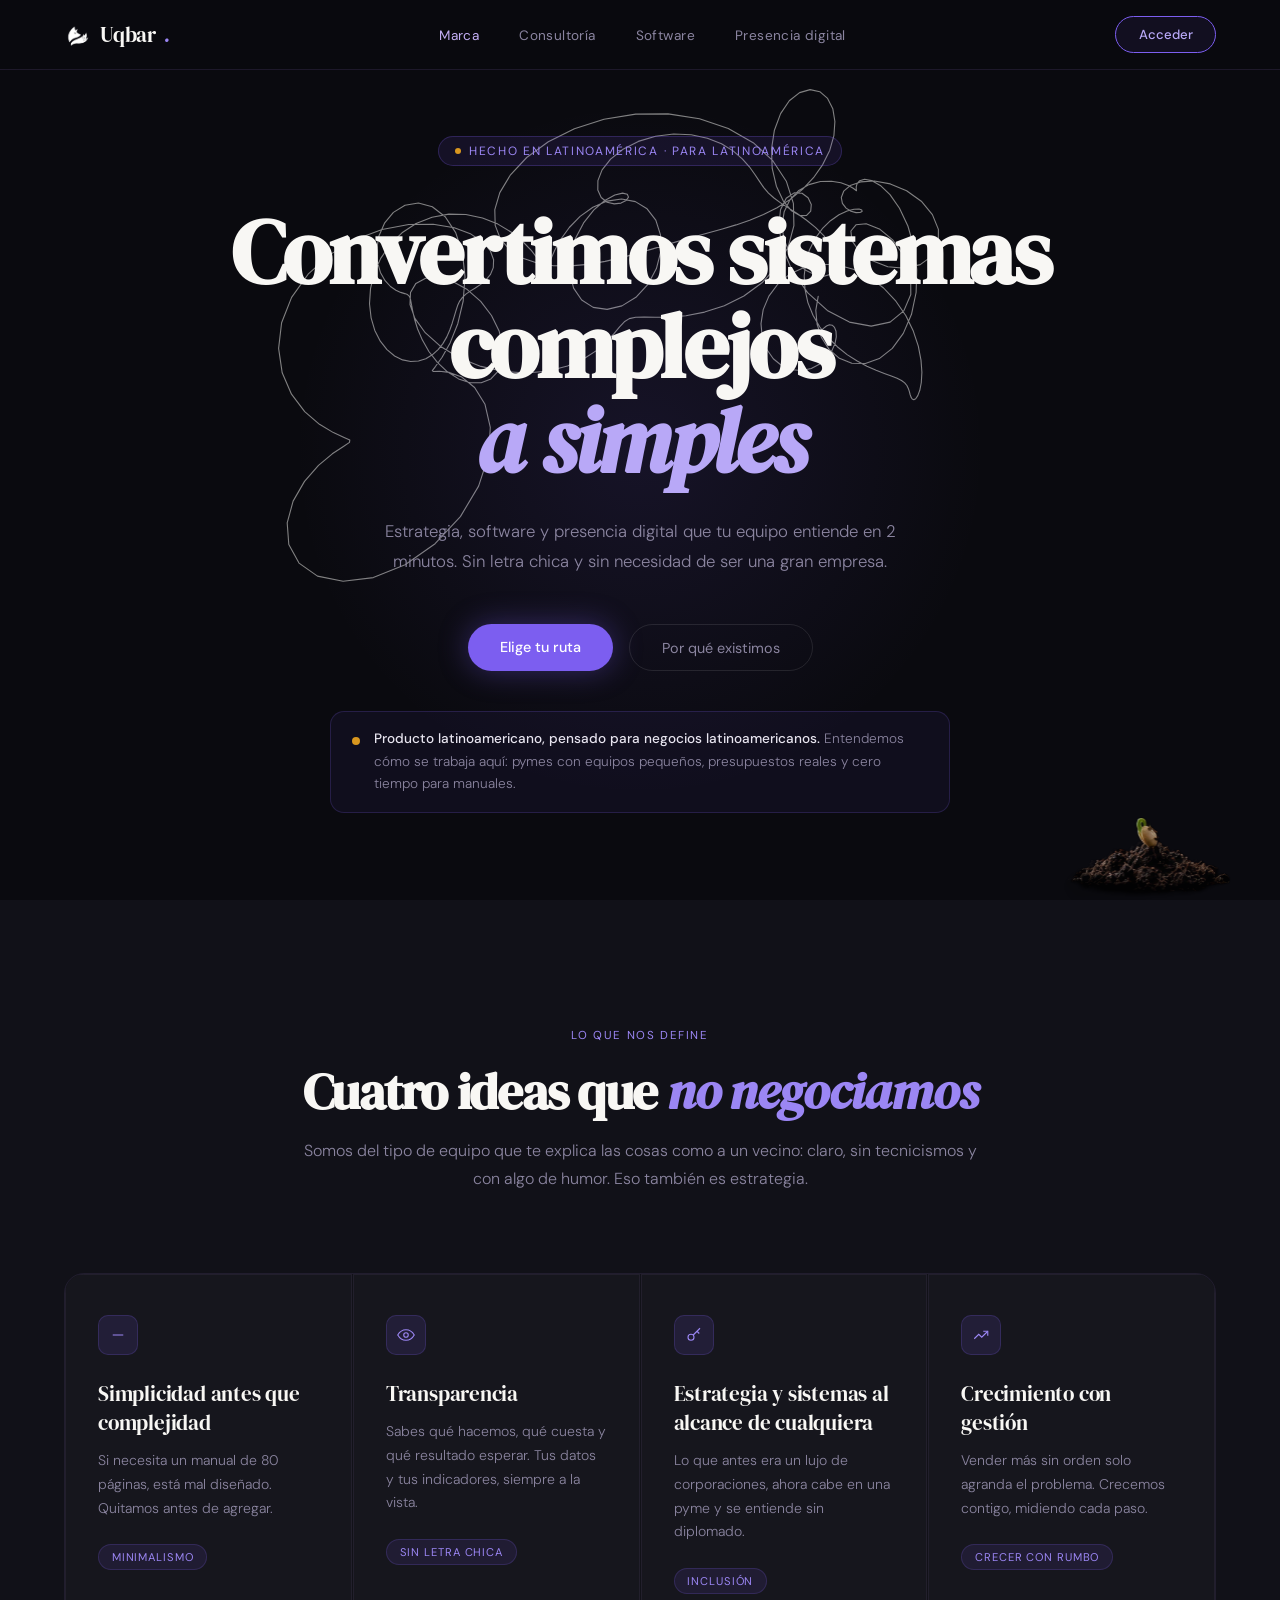
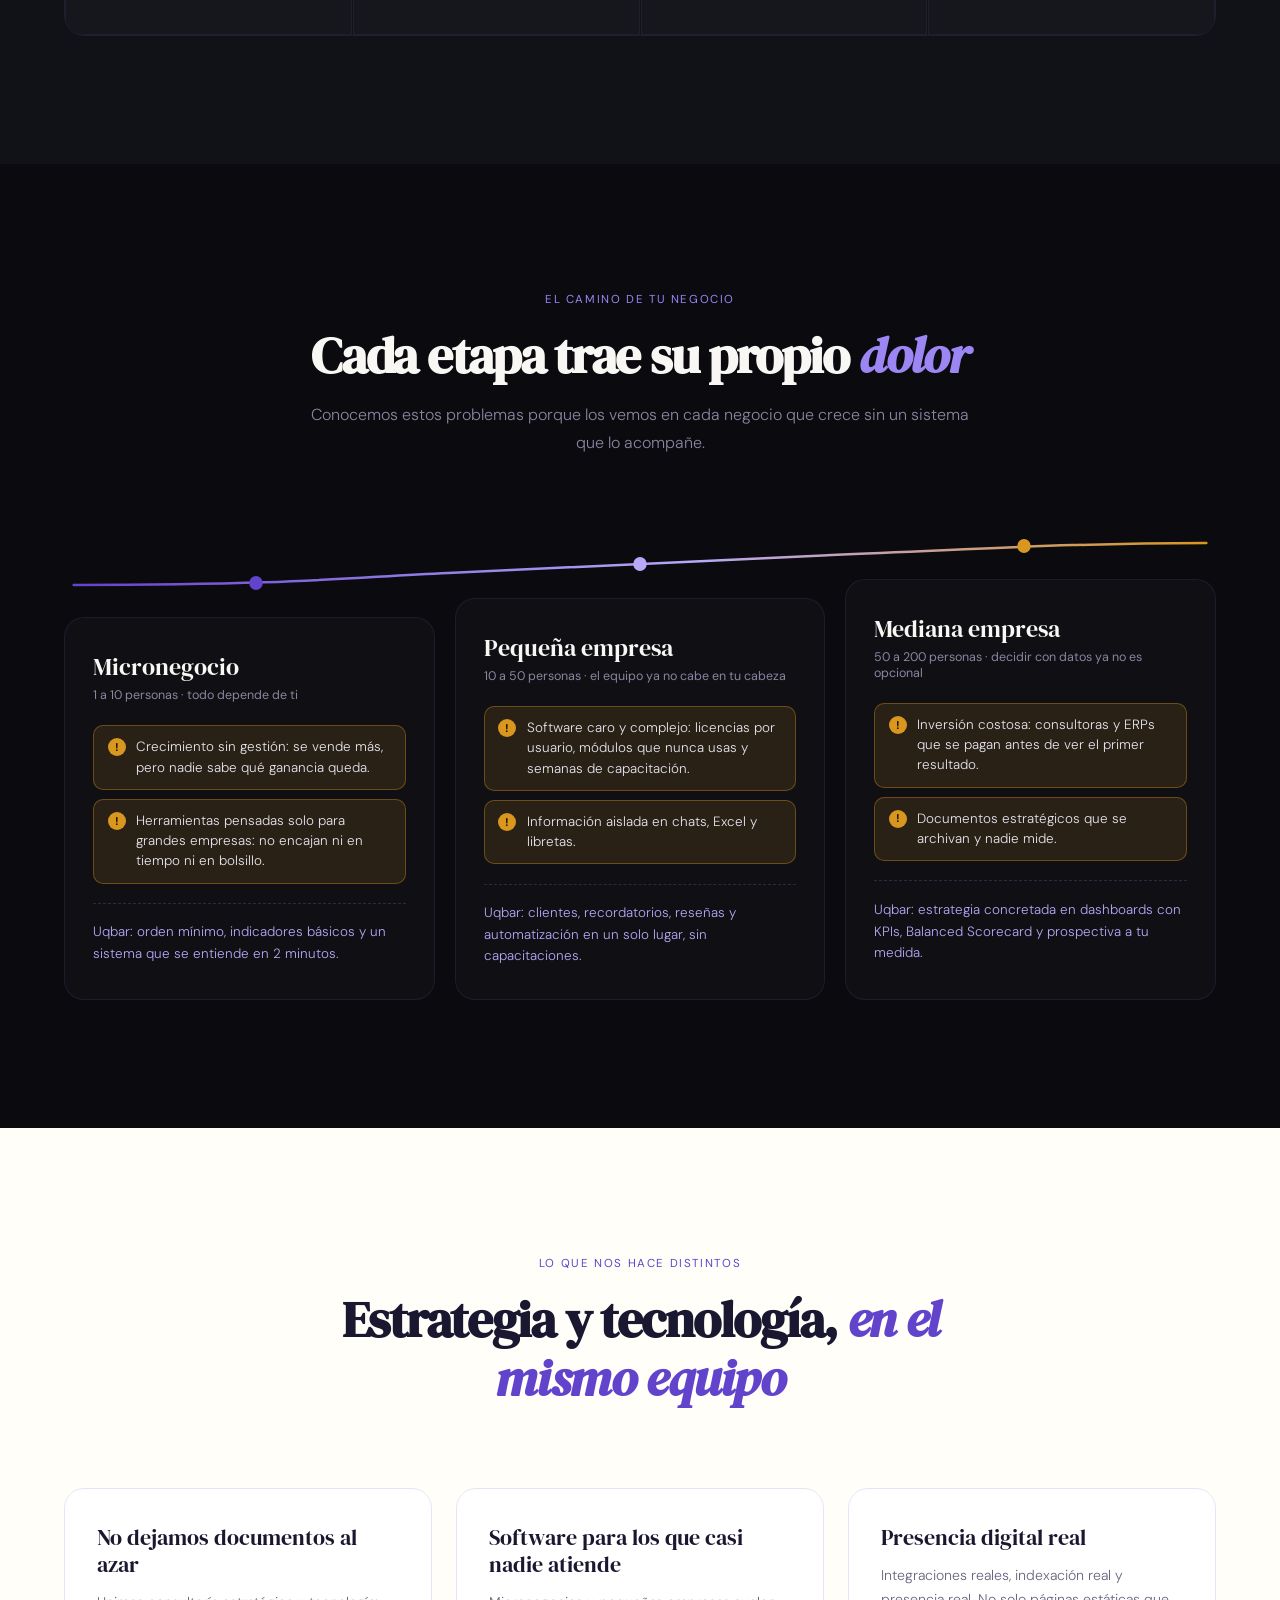
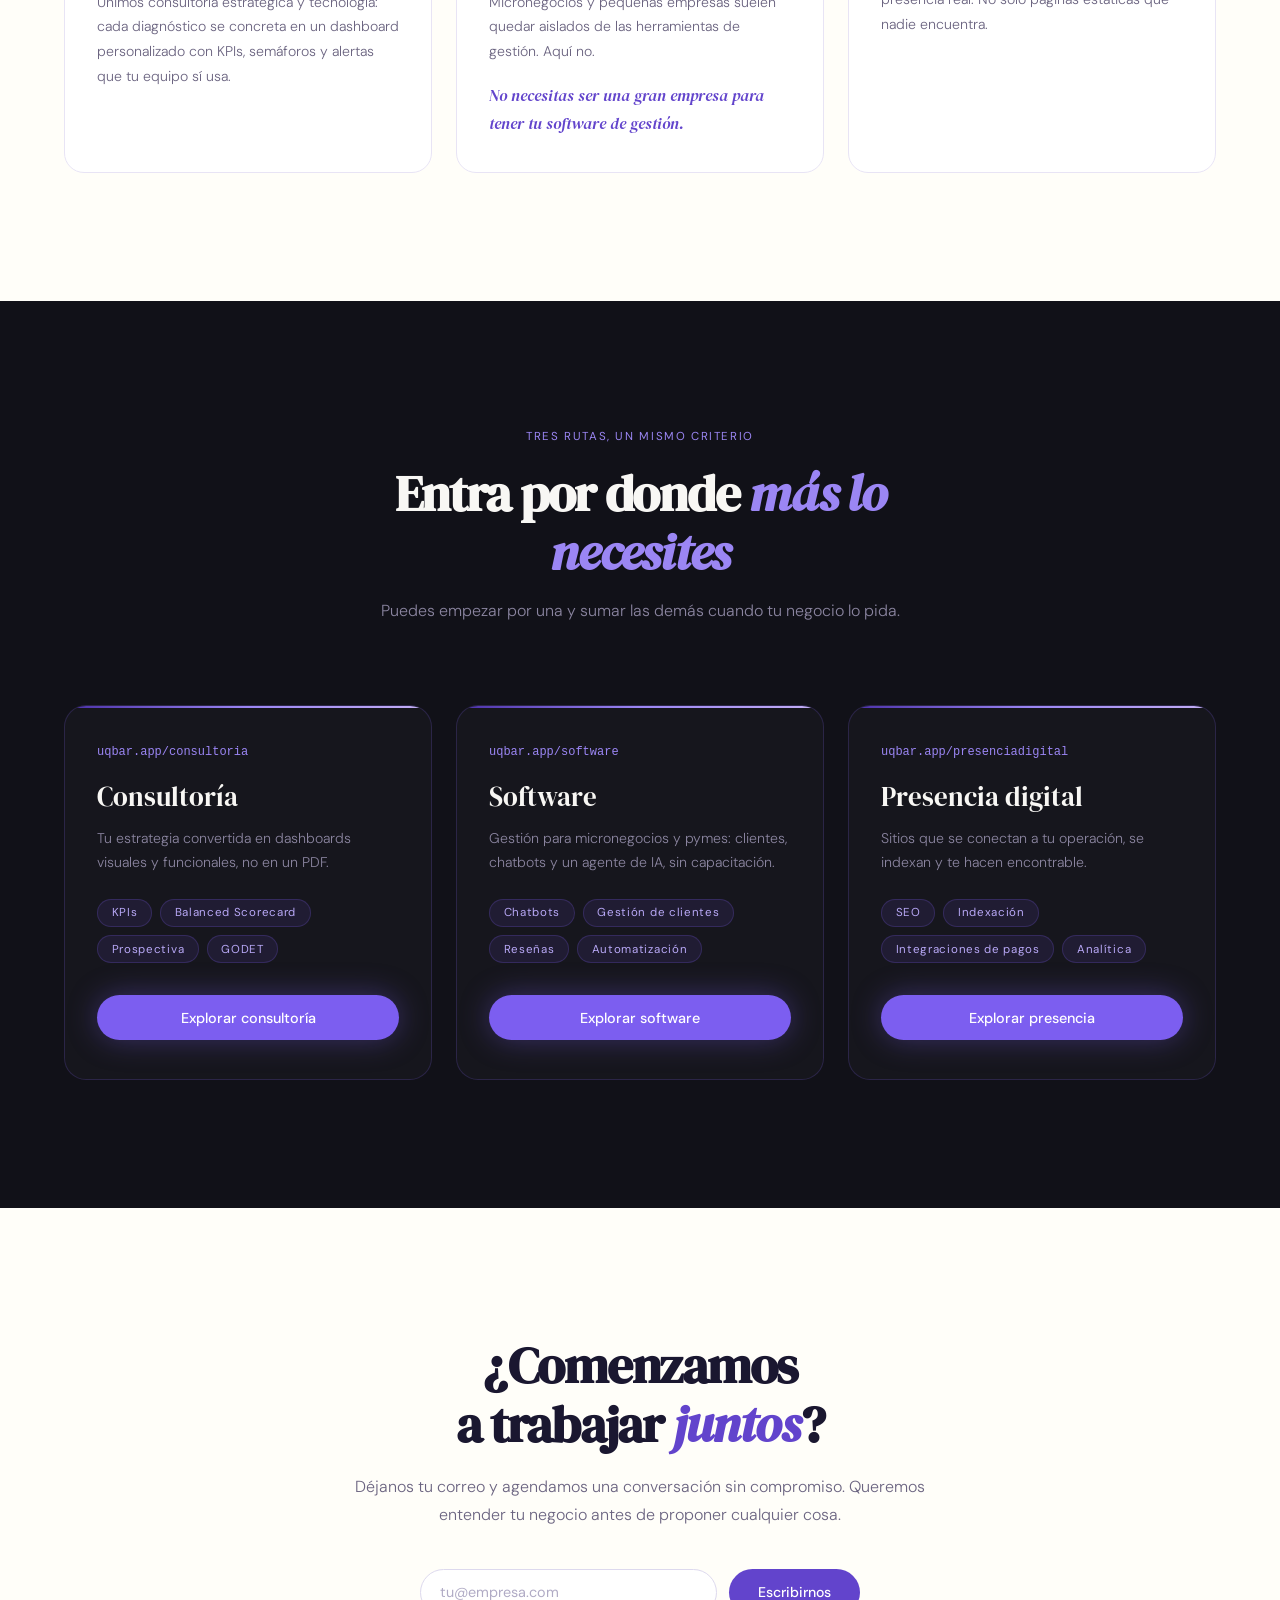
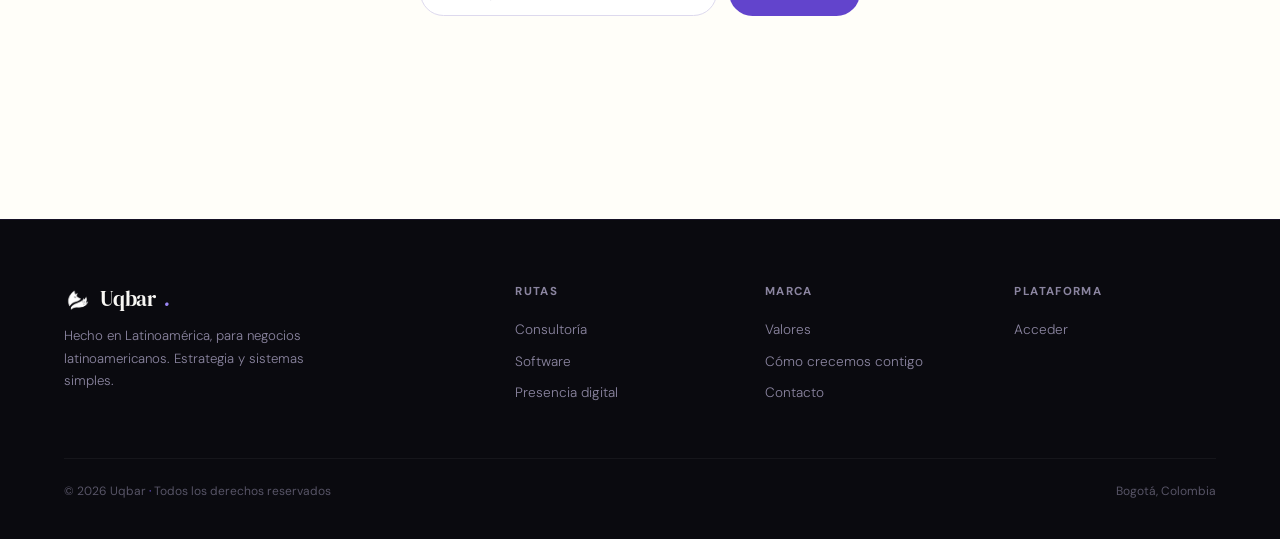
<file: index.html>
<!DOCTYPE html>
<html lang="es">
<head>
<meta charset="UTF-8">
<meta name="viewport" content="width=device-width, initial-scale=1.0">
<title>Uqbar — Estrategia y sistemas simples para Latinoamérica</title>
<meta name="description" content="Consultoría estratégica, software de gestión y presencia digital para micronegocios, pequeñas y medianas empresas de Latinoamérica.">
<link rel="icon" type="image/png" href="logouq.png">
<link href="https://fonts.googleapis.com/css2?family=DM+Serif+Display:ital@0;1&family=DM+Sans:ital,opsz,wght@0,9..40,300;0,9..40,400;0,9..40,500;1,9..40,300&display=swap" rel="stylesheet">
<link rel="stylesheet" href="style.css">
<link rel="stylesheet" href="planta.css">
</head>
<body data-planta="on">
<nav id="navbar">
  <a href="index.html" class="nav-logo">
    <img src="logouq.png" alt="Uqbar" class="nav-logo-img">
    Uqbar<span>.</span>
  </a>
  <button class="nav-hamburger" id="hamburger" aria-label="Menú" aria-expanded="false">
    <span></span><span></span><span></span>
  </button>
  <ul class="nav-links" id="nav-links"><li><a href="index.html" class=active>Marca</a></li><li><a href="consultoria/index.html">Consultoría</a></li><li><a href="software/index.html">Software</a></li><li><a href="presenciadigital/index.html">Presencia digital</a></li><li class="nav-mobile-cta"><a href="https://hub.uqbar.app">Acceder</a></li></ul>
  <a href="https://hub.uqbar.app" class="nav-cta">Acceder</a>
</nav>
<section class="hero">
  <div class="hero-glow"></div>
  <div class="hero-eyebrow hero-eyebrow--lat">Hecho en Latinoamérica · para Latinoamérica</div>
  <h1>Convertimos sistemas complejos<br><em>a simples</em></h1>
  <p class="hero-sub">Estrategia, software y presencia digital que tu equipo entiende en 2 minutos. Sin letra chica y sin necesidad de ser una gran empresa.</p>
  <div class="hero-actions"><a href="#rutas" class="btn-primary">Elige tu ruta</a><a href="#camino" class="btn-ghost">Por qué existimos</a></div>
  <div class="lat-note"><i></i><span><b>Producto latinoamericano, pensado para negocios latinoamericanos.</b> Entendemos cómo se trabaja aquí: pymes con equipos pequeños, presupuestos reales y cero tiempo para manuales.</span></div>
</section>
<section class="services" id="valores">
  <div class="section-header reveal">
    <p class="section-tag">Lo que nos define</p>
    <h2 class="section-h2">Cuatro ideas que <em>no negociamos</em></h2>
    <p class="section-sub">Somos del tipo de equipo que te explica las cosas como a un vecino: claro, sin tecnicismos y con algo de humor. Eso también es estrategia.</p>
  </div>
  <div class="services-grid values-grid reveal">
    <div class="service-card"><div class="service-icon"><svg viewBox="0 0 24 24"><path d="M5 12h14"/></svg></div><h3>Simplicidad antes que complejidad</h3><p>Si necesita un manual de 80 páginas, está mal diseñado. Quitamos antes de agregar.</p><span class="service-tag">Minimalismo</span></div>
    <div class="service-card"><div class="service-icon"><svg viewBox="0 0 24 24"><path d="M1 12s4-7 11-7 11 7 11 7-4 7-11 7S1 12 1 12z"/><circle cx="12" cy="12" r="3"/></svg></div><h3>Transparencia</h3><p>Sabes qué hacemos, qué cuesta y qué resultado esperar. Tus datos y tus indicadores, siempre a la vista.</p><span class="service-tag">Sin letra chica</span></div>
    <div class="service-card"><div class="service-icon"><svg viewBox="0 0 24 24"><circle cx="8" cy="15" r="4"/><path d="M11 12l9-9M16 7l3 3"/></svg></div><h3>Estrategia y sistemas al alcance de cualquiera</h3><p>Lo que antes era un lujo de corporaciones, ahora cabe en una pyme y se entiende sin diplomado.</p><span class="service-tag">Inclusión</span></div>
    <div class="service-card"><div class="service-icon"><svg viewBox="0 0 24 24"><polyline points="3 17 9 11 13 15 21 7"/><polyline points="15 7 21 7 21 13"/></svg></div><h3>Crecimiento con gestión</h3><p>Vender más sin orden solo agranda el problema. Crecemos contigo, midiendo cada paso.</p><span class="service-tag">Crecer con rumbo</span></div>
  </div>
</section>
<section class="sec sec--black" id="camino">
  <div class="section-header reveal">
    <p class="section-tag">El camino de tu negocio</p>
    <h2 class="section-h2">Cada etapa trae su propio <em>dolor</em></h2>
    <p class="section-sub">Conocemos estos problemas porque los vemos en cada negocio que crece sin un sistema que lo acompañe.</p>
  </div>
  <div class="journey reveal">
    <div class="journey-rail"><svg viewBox="0 0 1200 56" preserveAspectRatio="none" aria-hidden="true">
      <defs><linearGradient id="railGrad" x1="0" x2="1"><stop offset="0" stop-color="#6244cc"/><stop offset=".55" stop-color="#b8a8f7"/><stop offset="1" stop-color="#d9971f"/></linearGradient></defs>
      <path class="rail-path" d="M10 48 C 250 48, 300 40, 400 36 S 640 24, 800 18 S 1050 6, 1190 6"/>
      <circle cx="200" cy="46" r="7" fill="#6244cc"/><circle cx="600" cy="27" r="7" fill="#b8a8f7"/><circle cx="1000" cy="9" r="7" fill="#d9971f"/></svg></div>
    <div class="journey-stages">
      <div class="stage"><div class="stage-size">Micronegocio</div><div class="stage-meta">1 a 10 personas · todo depende de ti</div>
        <div class="pain">Crecimiento sin gestión: se vende más, pero nadie sabe qué ganancia queda.</div>
        <div class="pain">Herramientas pensadas solo para grandes empresas: no encajan ni en tiempo ni en bolsillo.</div>
        <p class="fix">Uqbar: orden mínimo, indicadores básicos y un sistema que se entiende en 2 minutos.</p></div>
      <div class="stage"><div class="stage-size">Pequeña empresa</div><div class="stage-meta">10 a 50 personas · el equipo ya no cabe en tu cabeza</div>
        <div class="pain">Software caro y complejo: licencias por usuario, módulos que nunca usas y semanas de capacitación.</div>
        <div class="pain">Información aislada en chats, Excel y libretas.</div>
        <p class="fix">Uqbar: clientes, recordatorios, reseñas y automatización en un solo lugar, sin capacitaciones.</p></div>
      <div class="stage"><div class="stage-size">Mediana empresa</div><div class="stage-meta">50 a 200 personas · decidir con datos ya no es opcional</div>
        <div class="pain">Inversión costosa: consultoras y ERPs que se pagan antes de ver el primer resultado.</div>
        <div class="pain">Documentos estratégicos que se archivan y nadie mide.</div>
        <p class="fix">Uqbar: estrategia concretada en dashboards con KPIs, Balanced Scorecard y prospectiva a tu medida.</p></div>
    </div>
  </div>
</section>
<section class="sec sec--light" id="diferenciales">
  <div class="section-header reveal">
    <p class="section-tag" style="color:var(--violet-600)">Lo que nos hace distintos</p>
    <h2 class="section-h2 dark">Estrategia y tecnología, <em>en el mismo equipo</em></h2>
    
  </div>
  <div class="pillars reveal">
    <div class="pillar"><h3>No dejamos documentos al azar</h3><p>Unimos consultoría estratégica y tecnología: cada diagnóstico se concreta en un dashboard personalizado con KPIs, semáforos y alertas que tu equipo sí usa.</p></div>
    <div class="pillar"><h3>Software para los que casi nadie atiende</h3><p>Micronegocios y pequeñas empresas suelen quedar aislados de las herramientas de gestión. Aquí no.</p><p class="tagline">No necesitas ser una gran empresa para tener tu software de gestión.</p></div>
    <div class="pillar"><h3>Presencia digital real</h3><p>Integraciones reales, indexación real y presencia real. No solo páginas estáticas que nadie encuentra.</p></div>
  </div>
</section>
<section class="sec sec--dark" id="rutas">
  <div class="section-header reveal">
    <p class="section-tag">Tres rutas, un mismo criterio</p>
    <h2 class="section-h2">Entra por donde <em>más lo necesites</em></h2>
    <p class="section-sub">Puedes empezar por una y sumar las demás cuando tu negocio lo pida.</p>
  </div>
  <div class="routes reveal">
    <a class="route" href="consultoria/index.html"><div class="route-path">uqbar.app/consultoria</div><h3>Consultoría</h3><p>Tu estrategia convertida en dashboards visuales y funcionales, no en un PDF.</p><div class="chips"><span class="chip">KPIs</span><span class="chip">Balanced Scorecard</span><span class="chip">Prospectiva</span><span class="chip">GODET</span></div><span class="btn-primary">Explorar consultoría</span></a>
    <a class="route" href="software/index.html"><div class="route-path">uqbar.app/software</div><h3>Software</h3><p>Gestión para micronegocios y pymes: clientes, chatbots y un agente de IA, sin capacitación.</p><div class="chips"><span class="chip">Chatbots</span><span class="chip">Gestión de clientes</span><span class="chip">Reseñas</span><span class="chip">Automatización</span></div><span class="btn-primary">Explorar software</span></a>
    <a class="route" href="presenciadigital/index.html"><div class="route-path">uqbar.app/presenciadigital</div><h3>Presencia digital</h3><p>Sitios que se conectan a tu operación, se indexan y te hacen encontrable.</p><div class="chips"><span class="chip">SEO</span><span class="chip">Indexación</span><span class="chip">Integraciones de pagos</span><span class="chip">Analítica</span></div><span class="btn-primary">Explorar presencia</span></a>
  </div>
</section>
<section class="cta-section" id="contacto">
  <div class="cta-inner reveal">
    <h2>¿Comenzamos<br>a trabajar <em>juntos</em>?</h2>
    <p>Déjanos tu correo y agendamos una conversación sin compromiso. Queremos entender tu negocio antes de proponer cualquier cosa.</p>
    <div class="cta-form">
      <input type="email" placeholder="tu@empresa.com" id="cta-email" aria-label="Correo">
      <button class="btn-primary-light" id="cta-btn">Escribirnos</button>
    </div>
    <p class="cta-feedback" id="cta-feedback"></p>
  </div>
</section>
<footer>
  <div class="footer-inner">
    <div class="footer-brand">
      <div class="nav-logo footer-logo"><img src="logouq.png" alt="Uqbar" class="nav-logo-img">Uqbar<span>.</span></div>
      <p>Hecho en Latinoamérica, para negocios latinoamericanos. Estrategia y sistemas simples.</p>
    </div>
    <div class="footer-col"><h5>Rutas</h5><ul>
      <li><a href="consultoria/index.html">Consultoría</a></li>
      <li><a href="software/index.html">Software</a></li>
      <li><a href="presenciadigital/index.html">Presencia digital</a></li></ul></div>
    <div class="footer-col"><h5>Marca</h5><ul>
      <li><a href="index.html#valores">Valores</a></li>
      <li><a href="index.html#camino">Cómo crecemos contigo</a></li>
      <li><a href="#contacto">Contacto</a></li></ul></div>
    <div class="footer-col"><h5>Plataforma</h5><ul>
      <li><a href="https://hub.uqbar.app">Acceder</a></li></ul></div>
  </div>
  <div class="footer-bottom">
    <span>© 2026 Uqbar <span class="footer-dot">·</span> Todos los derechos reservados</span>
    <span>Bogotá, Colombia</span>
  </div>
</footer>
<script src="script.js"></script>
<script src="planta.js"></script>
</body>
</html>
</file>
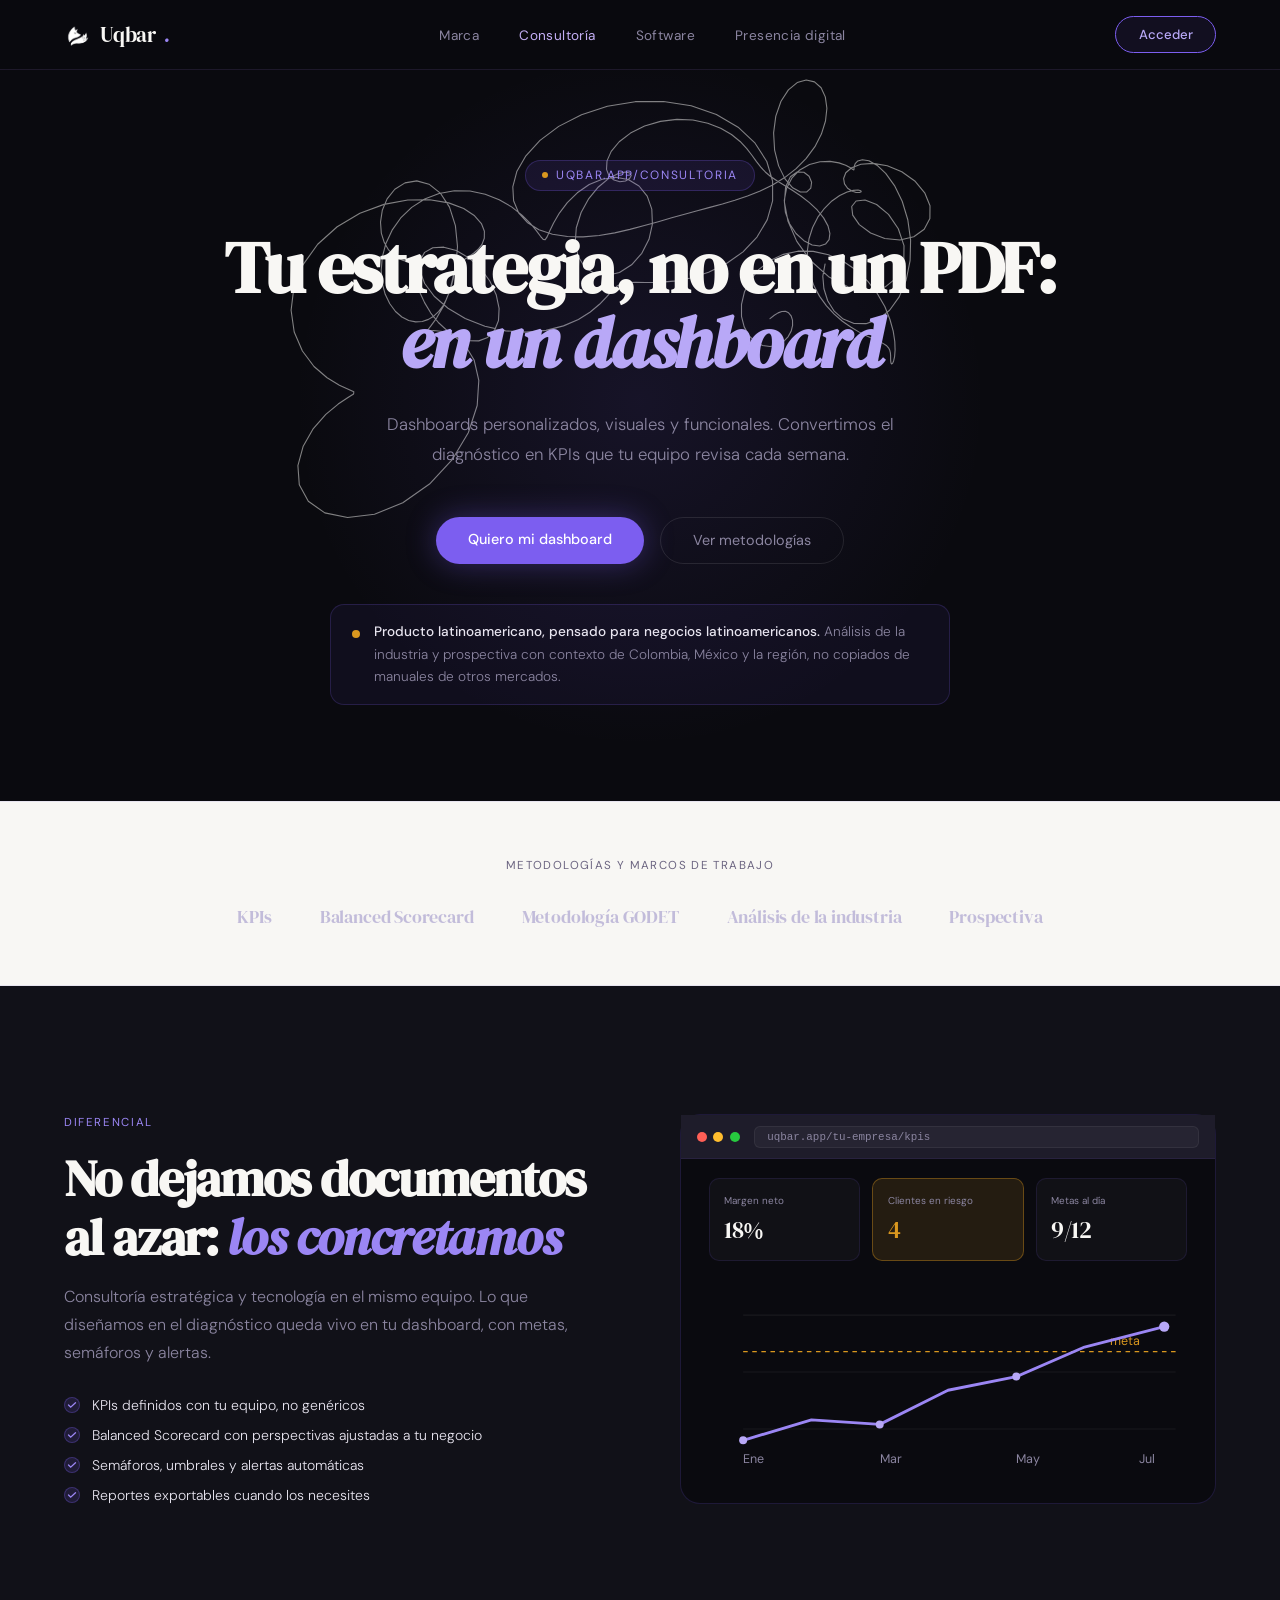
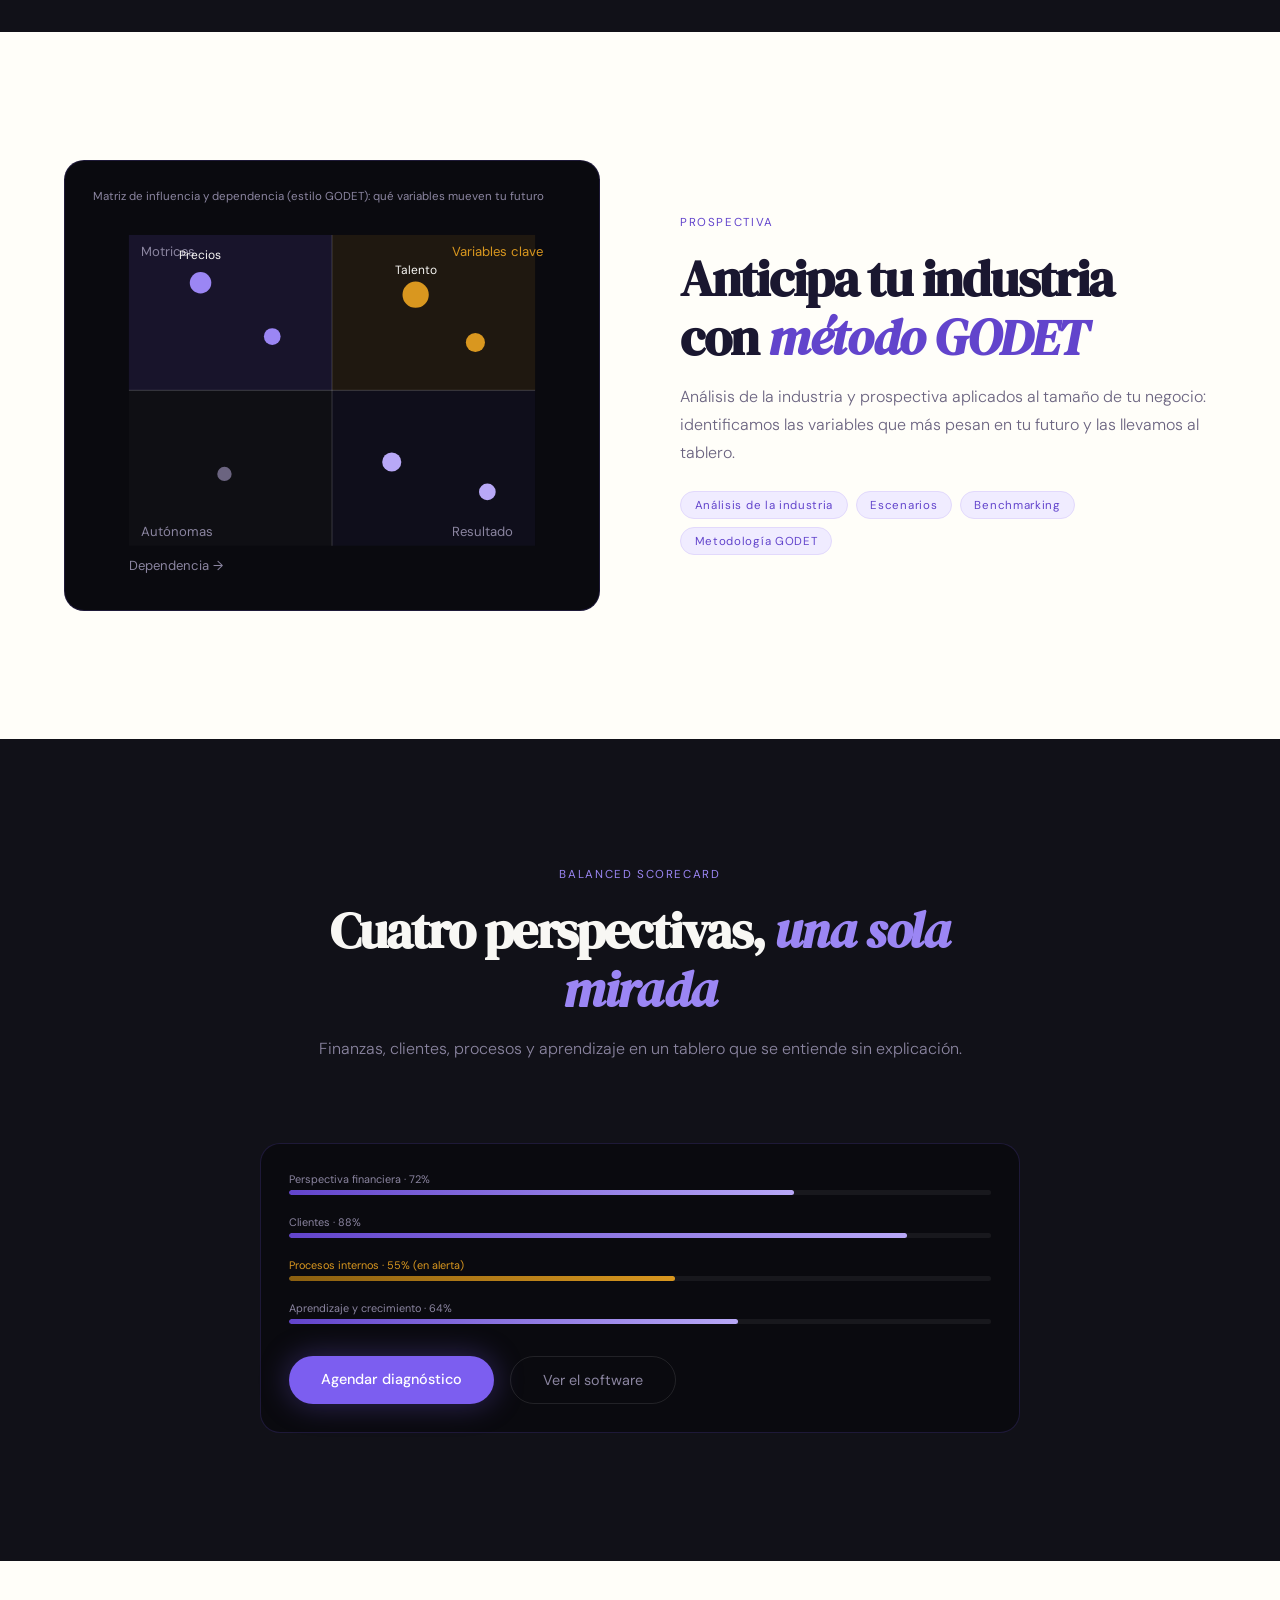
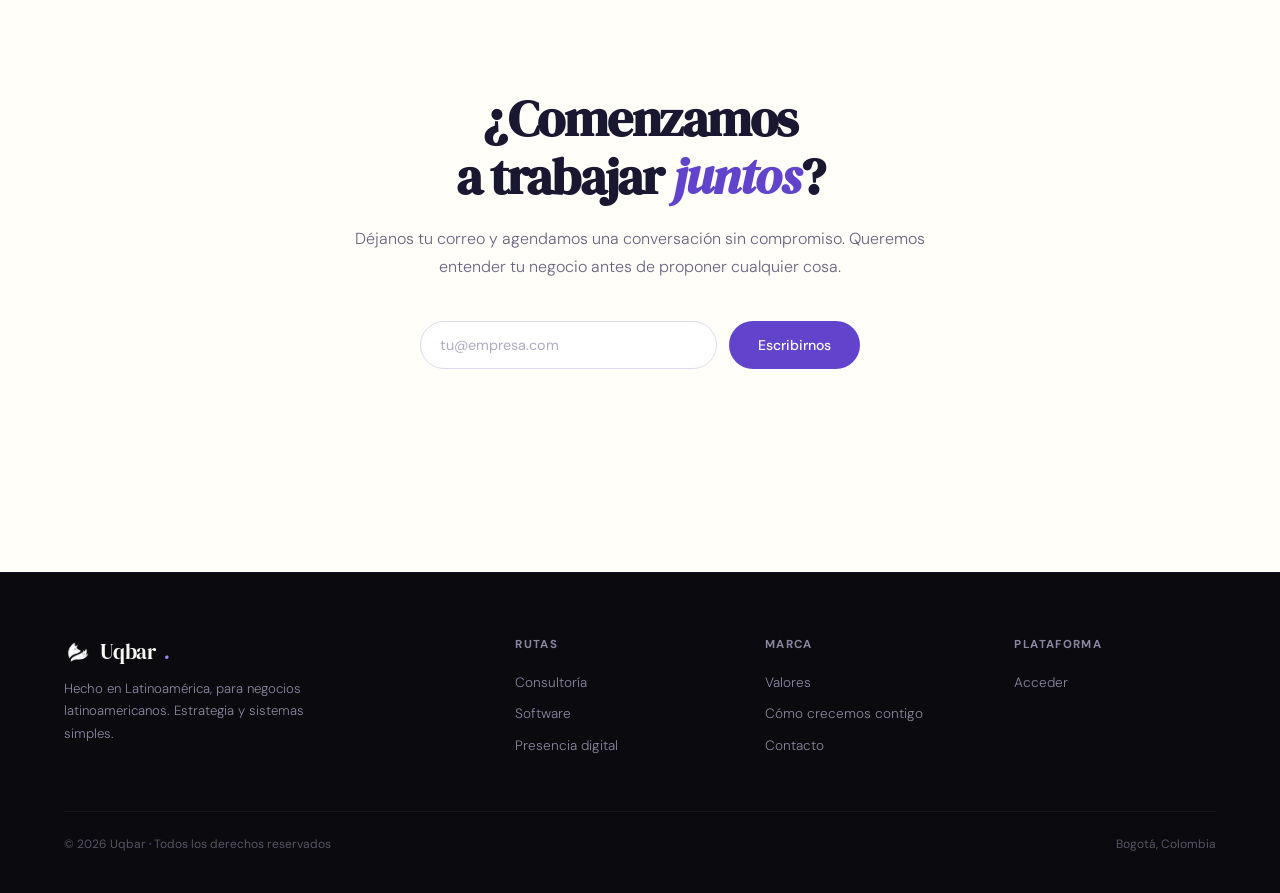
<file: consultoria/index.html>
<!DOCTYPE html>
<html lang="es">
<head>
<meta charset="UTF-8">
<meta name="viewport" content="width=device-width, initial-scale=1.0">
<title>Consultoría — Uqbar</title>
<meta name="description" content="Dashboards personalizados con KPIs, Balanced Scorecard, metodología GODET, análisis de la industria y prospectiva para pymes latinoamericanas.">
<link rel="icon" type="image/png" href="../logouq.png">
<link href="https://fonts.googleapis.com/css2?family=DM+Serif+Display:ital@0;1&family=DM+Sans:ital,opsz,wght@0,9..40,300;0,9..40,400;0,9..40,500;1,9..40,300&display=swap" rel="stylesheet">
<link rel="stylesheet" href="../style.css">
</head>
<body>
<nav id="navbar">
  <a href="../index.html" class="nav-logo">
    <img src="../logouq.png" alt="Uqbar" class="nav-logo-img">
    Uqbar<span>.</span>
  </a>
  <button class="nav-hamburger" id="hamburger" aria-label="Menú" aria-expanded="false">
    <span></span><span></span><span></span>
  </button>
  <ul class="nav-links" id="nav-links"><li><a href="../index.html">Marca</a></li><li><a href="../consultoria/index.html" class=active>Consultoría</a></li><li><a href="../software/index.html">Software</a></li><li><a href="../presenciadigital/index.html">Presencia digital</a></li><li class="nav-mobile-cta"><a href="https://hub.uqbar.app">Acceder</a></li></ul>
  <a href="https://hub.uqbar.app" class="nav-cta">Acceder</a>
</nav>
<section class="hero hero--sub">
  <div class="hero-glow"></div>
  <div class="hero-eyebrow hero-eyebrow--lat">uqbar.app/consultoria</div>
  <h1>Tu estrategia, no en un PDF:<br><em>en un dashboard</em></h1>
  <p class="hero-sub">Dashboards personalizados, visuales y funcionales. Convertimos el diagnóstico en KPIs que tu equipo revisa cada semana.</p>
  <div class="hero-actions"><a href="#contacto" class="btn-primary">Quiero mi dashboard</a><a href="#godet" class="btn-ghost">Ver metodologías</a></div>
  <div class="lat-note"><i></i><span><b>Producto latinoamericano, pensado para negocios latinoamericanos.</b> Análisis de la industria y prospectiva con contexto de Colombia, México y la región, no copiados de manuales de otros mercados.</span></div>
</section>
<div class="logos-strip"><p class="logos-label">Metodologías y marcos de trabajo</p><div class="logos-row">
    <span class="logo-pill">KPIs</span><span class="logo-pill">Balanced Scorecard</span><span class="logo-pill">Metodología GODET</span><span class="logo-pill">Análisis de la industria</span><span class="logo-pill">Prospectiva</span></div></div>
<section class="sec sec--dark">
  <div class="split">
    <div class="reveal">
      <p class="section-tag">Diferencial</p>
      <h2 class="section-h2">No dejamos documentos<br>al azar: <em>los concretamos</em></h2>
      <p class="section-sub" style="margin-bottom:1.8rem">Consultoría estratégica y tecnología en el mismo equipo. Lo que diseñamos en el diagnóstico queda vivo en tu dashboard, con metas, semáforos y alertas.</p>
      <ul class="feature-list"><li>KPIs definidos con tu equipo, no genéricos</li><li>Balanced Scorecard con perspectivas ajustadas a tu negocio</li><li>Semáforos, umbrales y alertas automáticas</li><li>Reportes exportables cuando los necesites</li></ul>
    </div>
    <div class="viz reveal">
      <div class="browser-bar-mini" style="margin:-1.75rem -1.75rem 1.2rem;"><div class="b-dot" style="background:#ff5f56"></div><div class="b-dot" style="background:#ffbd2e"></div><div class="b-dot" style="background:#27c93f"></div><div class="browser-url-mini">uqbar.app/tu-empresa/kpis</div></div>
      <div class="kpi-row"><div class="dash-kpi-card"><div class="dash-kpi-label">Margen neto</div><div class="dash-kpi-val">18%</div></div><div class="dash-kpi-card warn"><div class="dash-kpi-label">Clientes en riesgo</div><div class="dash-kpi-val">4</div></div><div class="dash-kpi-card"><div class="dash-kpi-label">Metas al día</div><div class="dash-kpi-val">9/12</div></div></div>
      <svg viewBox="0 0 420 170" role="img" aria-label="Ventas mensuales frente a la meta">
        <g stroke="rgba(255,255,255,.06)"><line x1="30" x2="410" y1="30" y2="30"/><line x1="30" x2="410" y1="80" y2="80"/><line x1="30" x2="410" y1="130" y2="130"/></g>
        <line x1="30" x2="410" y1="62" y2="62" stroke="#d9971f" stroke-dasharray="4 4"/><text x="352" y="56" style="fill:#d9971f">meta</text>
        <path class="line-draw" d="M30 140 L90 122 L150 126 L210 96 L270 84 L330 58 L400 40" fill="none" stroke="#9b86f4" stroke-width="2.5" stroke-linecap="round" stroke-linejoin="round"/>
        <g fill="#b8a8f7"><circle cx="30" cy="140" r="3.5"/><circle cx="150" cy="126" r="3.5"/><circle cx="270" cy="84" r="3.5"/><circle cx="400" cy="40" r="4.5"/></g>
        <text x="30" y="160">Ene</text><text x="150" y="160">Mar</text><text x="270" y="160">May</text><text x="378" y="160">Jul</text></svg>
    </div>
  </div>
</section>
<section class="sec sec--light" id="godet">
  <div class="split">
    <div class="viz reveal" style="background:#0a0a0f">
      <p class="viz-title">Matriz de influencia y dependencia (estilo GODET): qué variables mueven tu futuro</p>
      <svg viewBox="0 0 400 300" role="img" aria-label="Plano de variables clave según influencia y dependencia">
        <rect x="30" y="10" width="170" height="130" fill="rgba(124,94,240,.12)"/><rect x="200" y="10" width="170" height="130" fill="rgba(217,151,31,.1)"/>
        <rect x="30" y="140" width="170" height="130" fill="rgba(255,255,255,.02)"/><rect x="200" y="140" width="170" height="130" fill="rgba(124,94,240,.05)"/>
        <line x1="200" x2="200" y1="10" y2="270" stroke="rgba(255,255,255,.15)"/><line x1="30" x2="370" y1="140" y2="140" stroke="rgba(255,255,255,.15)"/>
        <text x="40" y="28">Motrices</text><text x="300" y="28" style="fill:#d9971f">Variables clave</text><text x="40" y="262">Autónomas</text><text x="300" y="262">Resultado</text>
        <text x="30" y="290">Dependencia →</text>
        <g><circle cx="90" cy="50" r="9" fill="#9b86f4"/><circle cx="150" cy="95" r="7" fill="#9b86f4"/><circle cx="270" cy="60" r="11" fill="#d9971f"/><circle cx="320" cy="100" r="8" fill="#d9971f"/><circle cx="110" cy="210" r="6" fill="#6b6480"/><circle cx="250" cy="200" r="8" fill="#b8a8f7"/><circle cx="330" cy="225" r="7" fill="#b8a8f7"/></g>
        <text x="72" y="30" class="t-w" style="font-size:10px">Precios</text><text x="253" y="43" class="t-w" style="font-size:10px">Talento</text></svg>
    </div>
    <div class="reveal">
      <p class="section-tag" style="color:var(--violet-600)">Prospectiva</p>
      <h2 class="section-h2 dark">Anticipa tu industria<br>con <em>método GODET</em></h2>
      <p class="section-sub dark" style="margin-bottom:1.5rem">Análisis de la industria y prospectiva aplicados al tamaño de tu negocio: identificamos las variables que más pesan en tu futuro y las llevamos al tablero.</p>
      <div class="chips"><span class="chip">Análisis de la industria</span><span class="chip">Escenarios</span><span class="chip">Benchmarking</span><span class="chip">Metodología GODET</span></div>
    </div>
  </div>
</section>
<section class="sec sec--dark">
  <div class="section-header reveal">
    <p class="section-tag">Balanced Scorecard</p>
    <h2 class="section-h2">Cuatro perspectivas, <em>una sola mirada</em></h2>
    <p class="section-sub">Finanzas, clientes, procesos y aprendizaje en un tablero que se entiende sin explicación.</p>
  </div>
  <div class="viz reveal" style="max-width:760px;margin:0 auto">
    <div class="dash-bar-section" style="gap:1.2rem">
      <div class="dash-bar-row"><span class="dash-bar-label">Perspectiva financiera · 72%</span><div class="dash-bar-track"><div class="dash-bar-fill" style="--w:72%"></div></div></div>
      <div class="dash-bar-row"><span class="dash-bar-label">Clientes · 88%</span><div class="dash-bar-track"><div class="dash-bar-fill" style="--w:88%"></div></div></div>
      <div class="dash-bar-row"><span class="dash-bar-label" style="color:#d9971f">Procesos internos · 55% (en alerta)</span><div class="dash-bar-track"><div class="dash-bar-fill" style="--w:55%;background:linear-gradient(90deg,#8a5f10,#d9971f)"></div></div></div>
      <div class="dash-bar-row"><span class="dash-bar-label">Aprendizaje y crecimiento · 64%</span><div class="dash-bar-track"><div class="dash-bar-fill" style="--w:64%"></div></div></div>
    </div>
    <div class="hero-actions" style="margin-top:2rem;justify-content:flex-start"><a href="#contacto" class="btn-primary">Agendar diagnóstico</a><a href="../software/index.html" class="btn-ghost">Ver el software</a></div>
  </div>
</section>
<section class="cta-section" id="contacto">
  <div class="cta-inner reveal">
    <h2>¿Comenzamos<br>a trabajar <em>juntos</em>?</h2>
    <p>Déjanos tu correo y agendamos una conversación sin compromiso. Queremos entender tu negocio antes de proponer cualquier cosa.</p>
    <div class="cta-form">
      <input type="email" placeholder="tu@empresa.com" id="cta-email" aria-label="Correo">
      <button class="btn-primary-light" id="cta-btn">Escribirnos</button>
    </div>
    <p class="cta-feedback" id="cta-feedback"></p>
  </div>
</section>
<footer>
  <div class="footer-inner">
    <div class="footer-brand">
      <div class="nav-logo footer-logo"><img src="../logouq.png" alt="Uqbar" class="nav-logo-img">Uqbar<span>.</span></div>
      <p>Hecho en Latinoamérica, para negocios latinoamericanos. Estrategia y sistemas simples.</p>
    </div>
    <div class="footer-col"><h5>Rutas</h5><ul>
      <li><a href="../consultoria/index.html">Consultoría</a></li>
      <li><a href="../software/index.html">Software</a></li>
      <li><a href="../presenciadigital/index.html">Presencia digital</a></li></ul></div>
    <div class="footer-col"><h5>Marca</h5><ul>
      <li><a href="../index.html#valores">Valores</a></li>
      <li><a href="../index.html#camino">Cómo crecemos contigo</a></li>
      <li><a href="#contacto">Contacto</a></li></ul></div>
    <div class="footer-col"><h5>Plataforma</h5><ul>
      <li><a href="https://hub.uqbar.app">Acceder</a></li></ul></div>
  </div>
  <div class="footer-bottom">
    <span>© 2026 Uqbar <span class="footer-dot">·</span> Todos los derechos reservados</span>
    <span>Bogotá, Colombia</span>
  </div>
</footer>
<script src="../script.js"></script>
</body>
</html>
</file>
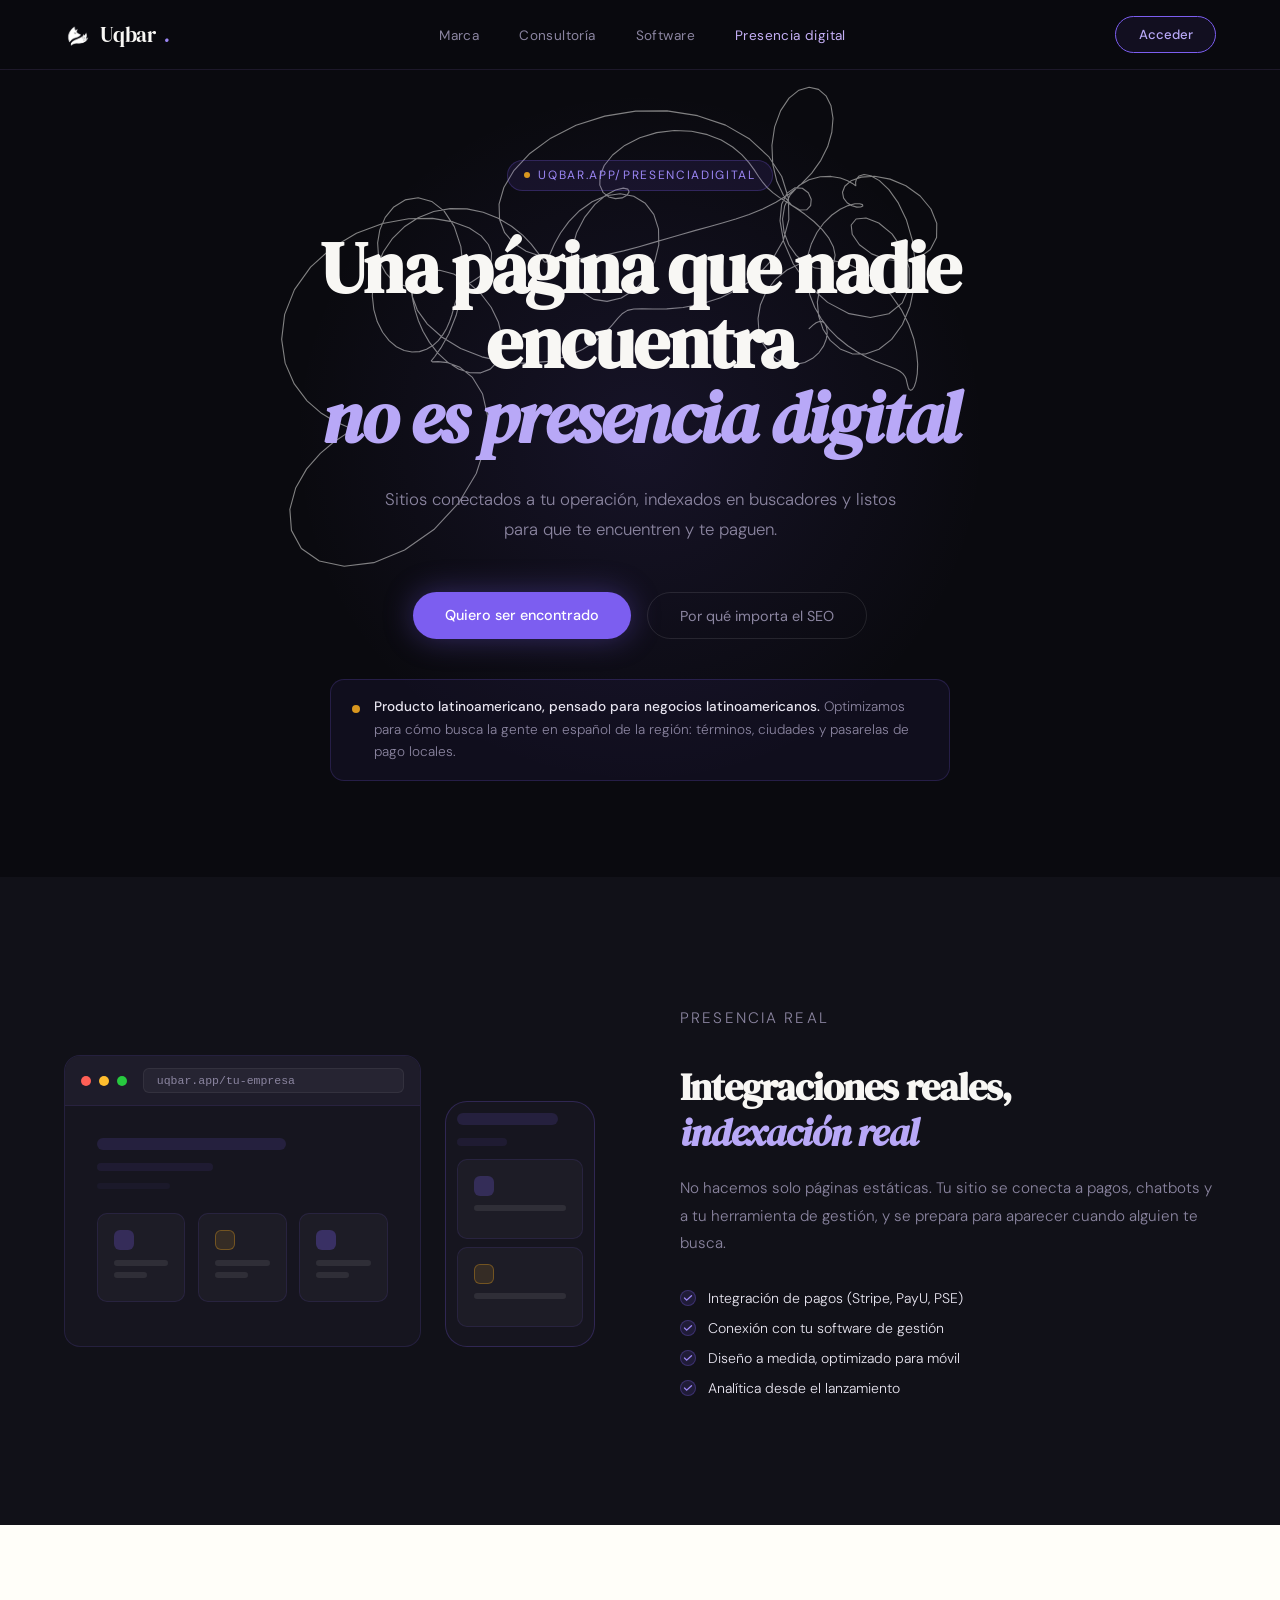
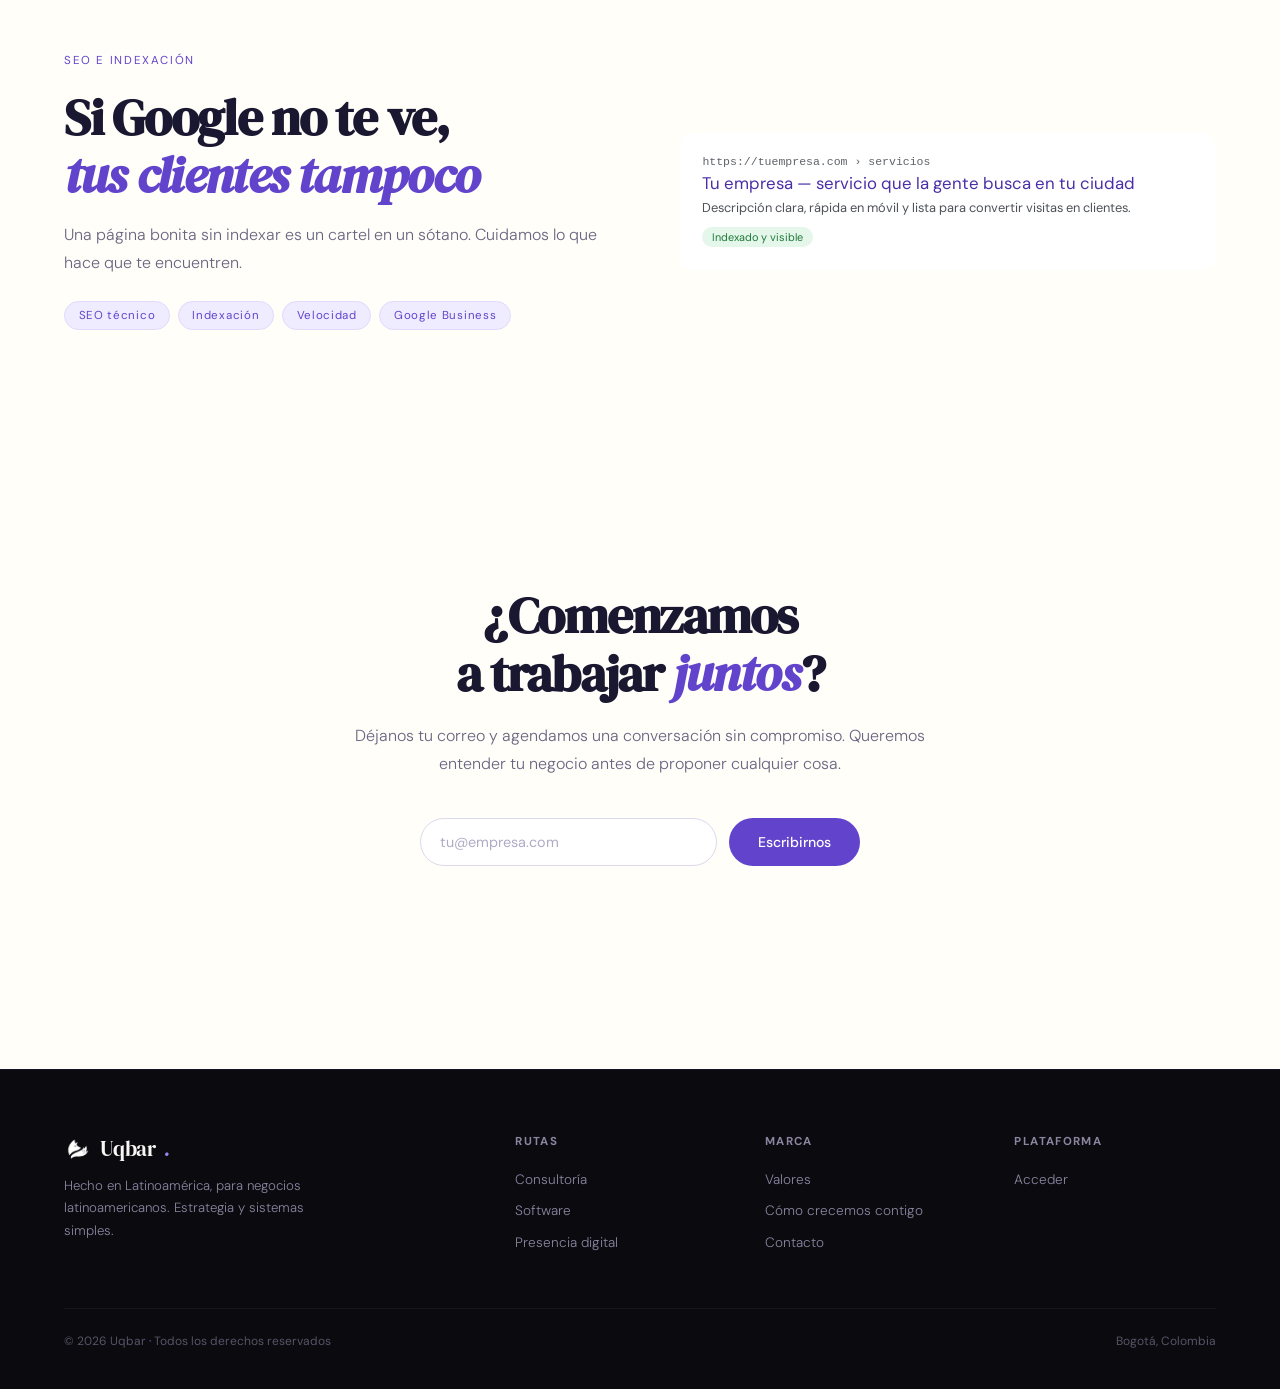
<file: presenciadigital/index.html>
<!DOCTYPE html>
<html lang="es">
<head>
<meta charset="UTF-8">
<meta name="viewport" content="width=device-width, initial-scale=1.0">
<title>Presencia digital — Uqbar</title>
<meta name="description" content="Sitios web con SEO, indexación e integraciones reales para negocios latinoamericanos.">
<link rel="icon" type="image/png" href="../logouq.png">
<link href="https://fonts.googleapis.com/css2?family=DM+Serif+Display:ital@0;1&family=DM+Sans:ital,opsz,wght@0,9..40,300;0,9..40,400;0,9..40,500;1,9..40,300&display=swap" rel="stylesheet">
<link rel="stylesheet" href="../style.css">
</head>
<body>
<nav id="navbar">
  <a href="../index.html" class="nav-logo">
    <img src="../logouq.png" alt="Uqbar" class="nav-logo-img">
    Uqbar<span>.</span>
  </a>
  <button class="nav-hamburger" id="hamburger" aria-label="Menú" aria-expanded="false">
    <span></span><span></span><span></span>
  </button>
  <ul class="nav-links" id="nav-links"><li><a href="../index.html">Marca</a></li><li><a href="../consultoria/index.html">Consultoría</a></li><li><a href="../software/index.html">Software</a></li><li><a href="../presenciadigital/index.html" class=active>Presencia digital</a></li><li class="nav-mobile-cta"><a href="https://hub.uqbar.app">Acceder</a></li></ul>
  <a href="https://hub.uqbar.app" class="nav-cta">Acceder</a>
</nav>
<section class="hero hero--sub">
  <div class="hero-glow"></div>
  <div class="hero-eyebrow hero-eyebrow--lat">uqbar.app/presenciadigital</div>
  <h1>Una página que nadie encuentra<br><em>no es presencia digital</em></h1>
  <p class="hero-sub">Sitios conectados a tu operación, indexados en buscadores y listos para que te encuentren y te paguen.</p>
  <div class="hero-actions"><a href="#contacto" class="btn-primary">Quiero ser encontrado</a><a href="#seo" class="btn-ghost">Por qué importa el SEO</a></div>
  <div class="lat-note"><i></i><span><b>Producto latinoamericano, pensado para negocios latinoamericanos.</b> Optimizamos para cómo busca la gente en español de la región: términos, ciudades y pasarelas de pago locales.</span></div>
</section>
<section class="webdesign">
  <div class="webdesign-inner">
    <div class="mock-pair reveal">
      <div class="browser-mock"><div class="browser-bar"><div class="b-dot" style="background:#ff5f56"></div><div class="b-dot" style="background:#ffbd2e"></div><div class="b-dot" style="background:#27c93f"></div><div class="browser-url">uqbar.app/tu-empresa</div></div>
        <div class="browser-content"><div class="mock-hero-bar"></div><div class="mock-hero-bar short"></div><div class="mock-hero-bar xs"></div>
          <div class="mock-card-row"><div class="mock-card"><div class="mock-card-dot"></div><div class="mock-card-line"></div><div class="mock-card-line short"></div></div><div class="mock-card"><div class="mock-card-dot amber"></div><div class="mock-card-line"></div><div class="mock-card-line short"></div></div><div class="mock-card"><div class="mock-card-dot" style="background:rgba(124,94,240,.3)"></div><div class="mock-card-line"></div><div class="mock-card-line short"></div></div></div></div></div>
      <div class="phone"><div class="mock-hero-bar" style="width:80%"></div><div class="mock-hero-bar short"></div><div class="mock-card"><div class="mock-card-dot"></div><div class="mock-card-line"></div></div><div class="mock-card"><div class="mock-card-dot amber"></div><div class="mock-card-line"></div></div></div>
    </div>
    <div class="webdesign-copy reveal">
      <p class="section-tag">Presencia real</p>
      <h3>Integraciones reales,<br><em>indexación real</em></h3>
      <p>No hacemos solo páginas estáticas. Tu sitio se conecta a pagos, chatbots y a tu herramienta de gestión, y se prepara para aparecer cuando alguien te busca.</p>
      <ul class="feature-list"><li>Integración de pagos (Stripe, PayU, PSE)</li><li>Conexión con tu software de gestión</li><li>Diseño a medida, optimizado para móvil</li><li>Analítica desde el lanzamiento</li></ul>
    </div>
  </div>
</section>
<section class="sec sec--light" id="seo">
  <div class="split">
    <div class="reveal">
      <p class="section-tag" style="color:var(--violet-600)">SEO e indexación</p>
      <h2 class="section-h2 dark">Si Google no te ve,<br><em>tus clientes tampoco</em></h2>
      <p class="section-sub dark" style="margin-bottom:1.5rem">Una página bonita sin indexar es un cartel en un sótano. Cuidamos lo que hace que te encuentren.</p>
      <div class="chips"><span class="chip">SEO técnico</span><span class="chip">Indexación</span><span class="chip">Velocidad</span><span class="chip">Google Business</span></div>
    </div>
    <div class="reveal">
      <div class="serp"><div class="serp-url">https://tuempresa.com › servicios</div><div class="serp-t">Tu empresa — servicio que la gente busca en tu ciudad</div><div class="serp-d">Descripción clara, rápida en móvil y lista para convertir visitas en clientes.</div><span class="serp-flag">Indexado y visible</span></div>
    </div>
  </div>
</section>
<section class="cta-section" id="contacto">
  <div class="cta-inner reveal">
    <h2>¿Comenzamos<br>a trabajar <em>juntos</em>?</h2>
    <p>Déjanos tu correo y agendamos una conversación sin compromiso. Queremos entender tu negocio antes de proponer cualquier cosa.</p>
    <div class="cta-form">
      <input type="email" placeholder="tu@empresa.com" id="cta-email" aria-label="Correo">
      <button class="btn-primary-light" id="cta-btn">Escribirnos</button>
    </div>
    <p class="cta-feedback" id="cta-feedback"></p>
  </div>
</section>
<footer>
  <div class="footer-inner">
    <div class="footer-brand">
      <div class="nav-logo footer-logo"><img src="../logouq.png" alt="Uqbar" class="nav-logo-img">Uqbar<span>.</span></div>
      <p>Hecho en Latinoamérica, para negocios latinoamericanos. Estrategia y sistemas simples.</p>
    </div>
    <div class="footer-col"><h5>Rutas</h5><ul>
      <li><a href="../consultoria/index.html">Consultoría</a></li>
      <li><a href="../software/index.html">Software</a></li>
      <li><a href="../presenciadigital/index.html">Presencia digital</a></li></ul></div>
    <div class="footer-col"><h5>Marca</h5><ul>
      <li><a href="../index.html#valores">Valores</a></li>
      <li><a href="../index.html#camino">Cómo crecemos contigo</a></li>
      <li><a href="#contacto">Contacto</a></li></ul></div>
    <div class="footer-col"><h5>Plataforma</h5><ul>
      <li><a href="https://hub.uqbar.app">Acceder</a></li></ul></div>
  </div>
  <div class="footer-bottom">
    <span>© 2026 Uqbar <span class="footer-dot">·</span> Todos los derechos reservados</span>
    <span>Bogotá, Colombia</span>
  </div>
</footer>
<script src="../script.js"></script>
</body>
</html>
</file>
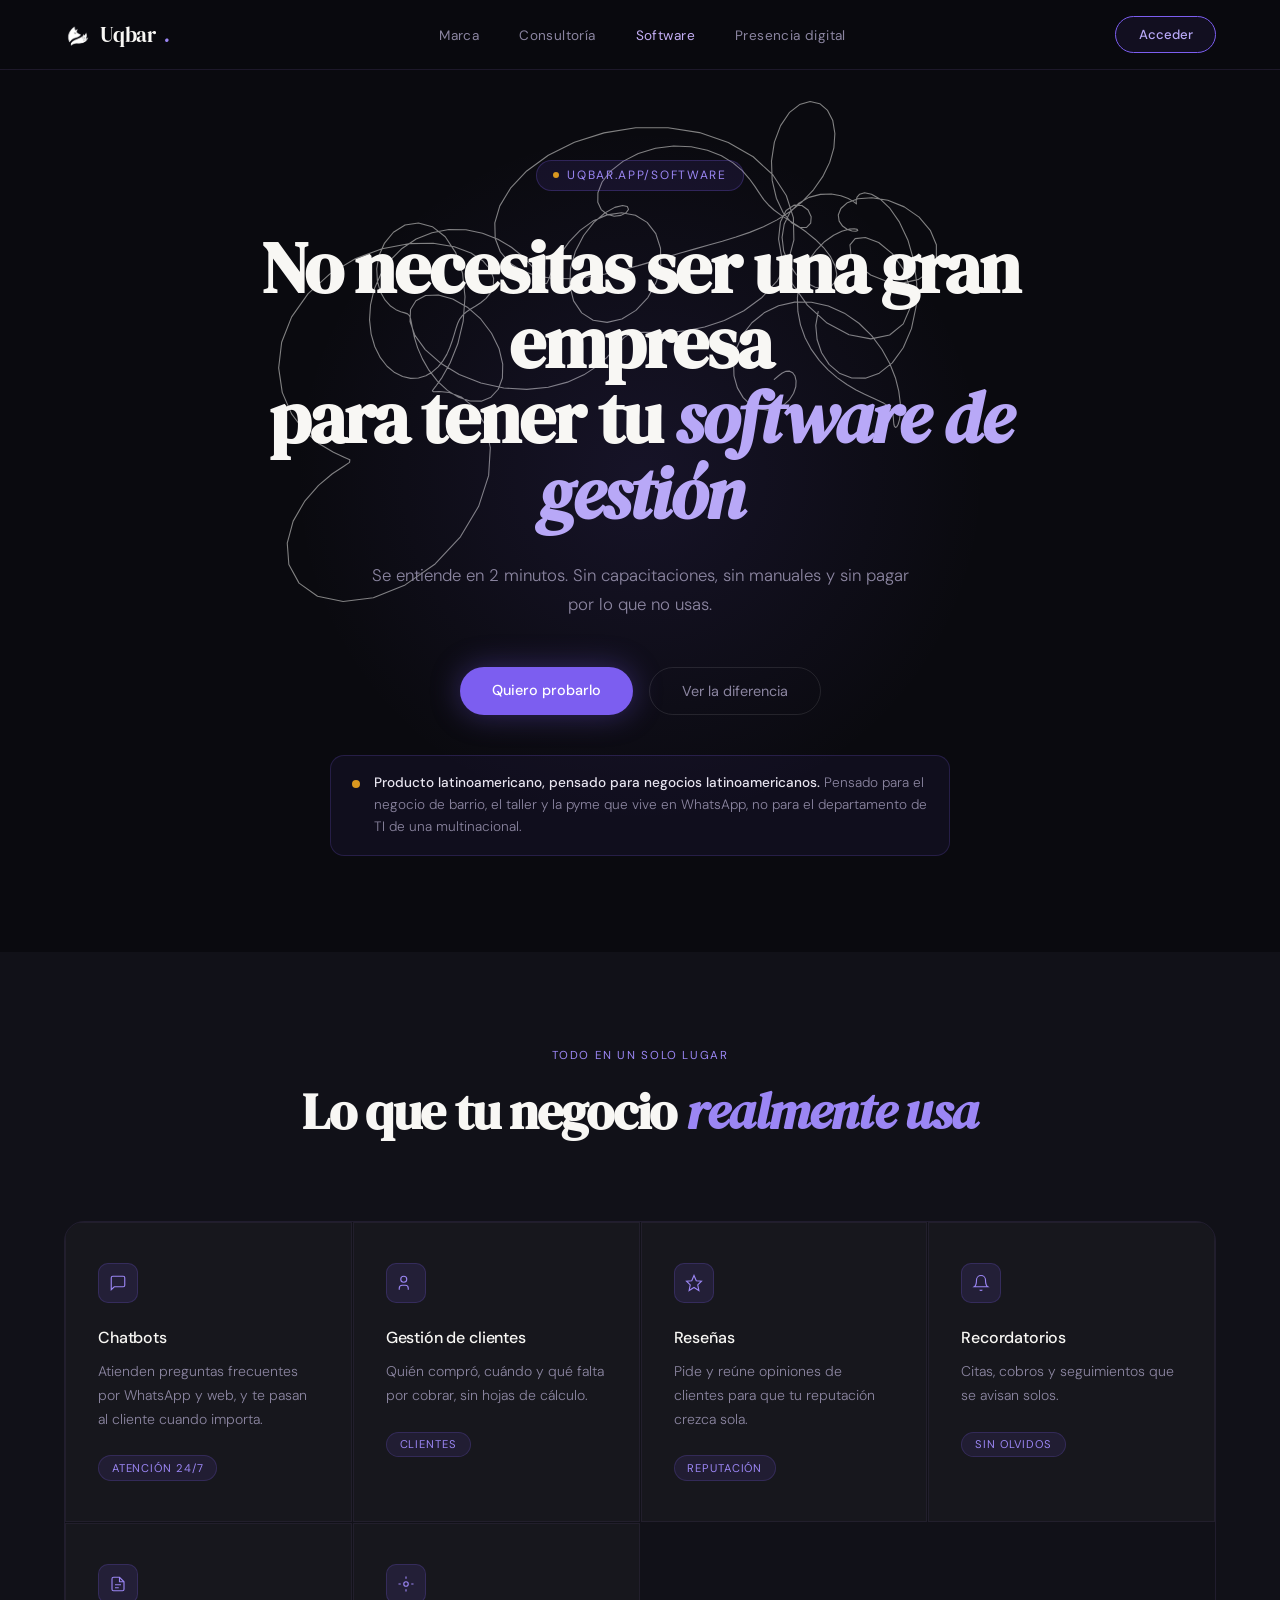
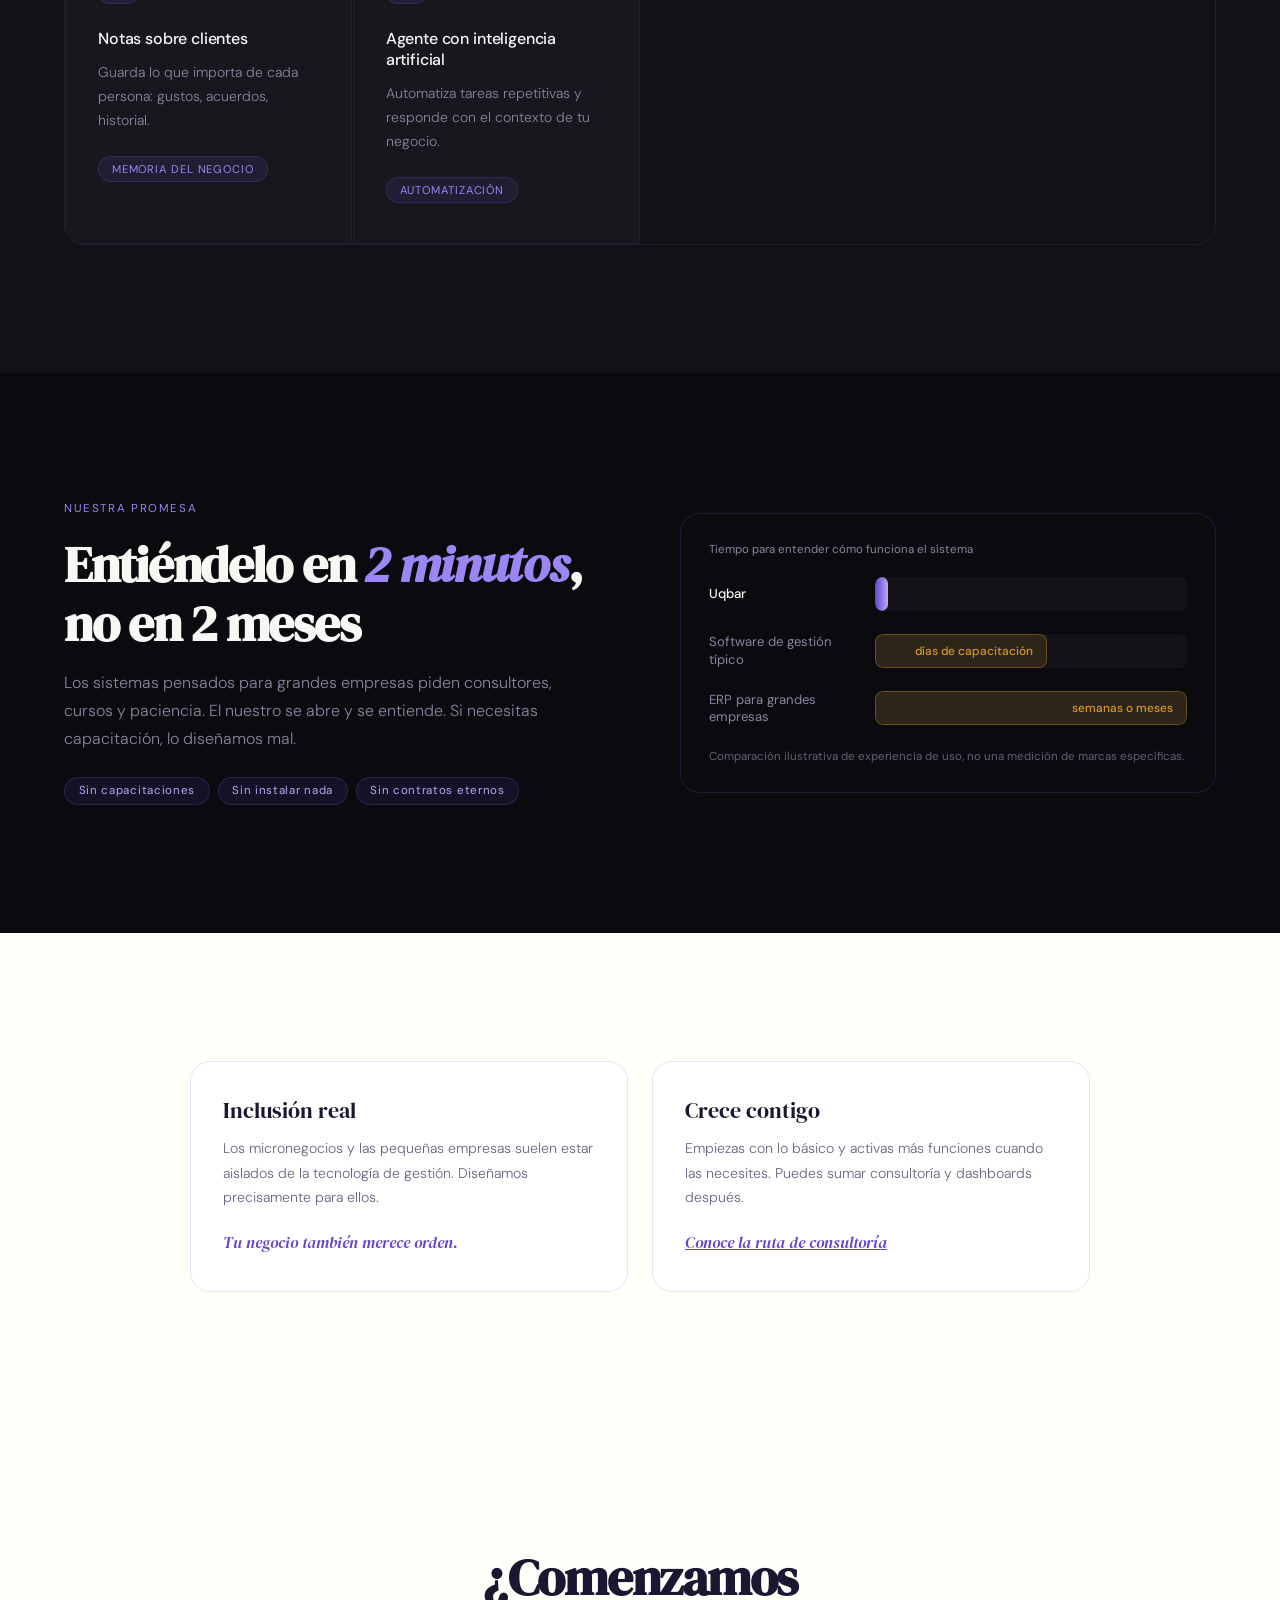
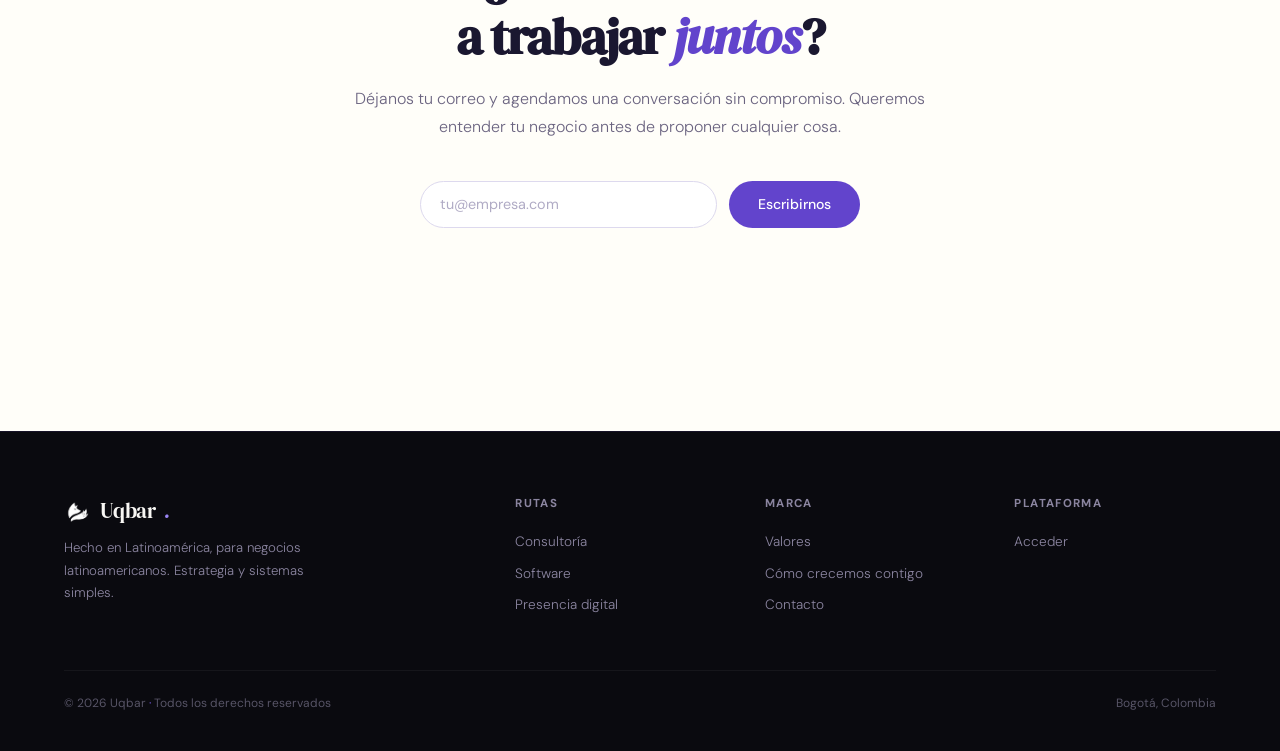
<file: software/index.html>
<!DOCTYPE html>
<html lang="es">
<head>
<meta charset="UTF-8">
<meta name="viewport" content="width=device-width, initial-scale=1.0">
<title>Software de gestión — Uqbar</title>
<meta name="description" content="Software de gestión simple para micronegocios y pequeñas empresas: chatbots, clientes, reseñas, recordatorios, automatización y agente de IA.">
<link rel="icon" type="image/png" href="../logouq.png">
<link href="https://fonts.googleapis.com/css2?family=DM+Serif+Display:ital@0;1&family=DM+Sans:ital,opsz,wght@0,9..40,300;0,9..40,400;0,9..40,500;1,9..40,300&display=swap" rel="stylesheet">
<link rel="stylesheet" href="../style.css">
</head>
<body>
<nav id="navbar">
  <a href="../index.html" class="nav-logo">
    <img src="../logouq.png" alt="Uqbar" class="nav-logo-img">
    Uqbar<span>.</span>
  </a>
  <button class="nav-hamburger" id="hamburger" aria-label="Menú" aria-expanded="false">
    <span></span><span></span><span></span>
  </button>
  <ul class="nav-links" id="nav-links"><li><a href="../index.html">Marca</a></li><li><a href="../consultoria/index.html">Consultoría</a></li><li><a href="../software/index.html" class=active>Software</a></li><li><a href="../presenciadigital/index.html">Presencia digital</a></li><li class="nav-mobile-cta"><a href="https://hub.uqbar.app">Acceder</a></li></ul>
  <a href="https://hub.uqbar.app" class="nav-cta">Acceder</a>
</nav>
<section class="hero hero--sub">
  <div class="hero-glow"></div>
  <div class="hero-eyebrow hero-eyebrow--lat">uqbar.app/software</div>
  <h1>No necesitas ser una gran empresa<br>para tener tu <em>software de gestión</em></h1>
  <p class="hero-sub">Se entiende en 2 minutos. Sin capacitaciones, sin manuales y sin pagar por lo que no usas.</p>
  <div class="hero-actions"><a href="#contacto" class="btn-primary">Quiero probarlo</a><a href="#dos-minutos" class="btn-ghost">Ver la diferencia</a></div>
  <div class="lat-note"><i></i><span><b>Producto latinoamericano, pensado para negocios latinoamericanos.</b> Pensado para el negocio de barrio, el taller y la pyme que vive en WhatsApp, no para el departamento de TI de una multinacional.</span></div>
</section>
<section class="services" style="padding-top:6rem">
  <div class="section-header reveal">
    <p class="section-tag">Todo en un solo lugar</p>
    <h2 class="section-h2">Lo que tu negocio <em>realmente usa</em></h2>
    
  </div>
  <div class="services-grid reveal">
    <div class="service-card"><div class="service-icon"><svg viewBox="0 0 24 24"><path d="M21 15a2 2 0 0 1-2 2H7l-4 4V5a2 2 0 0 1 2-2h14a2 2 0 0 1 2 2z"/></svg></div><h3>Chatbots</h3><p>Atienden preguntas frecuentes por WhatsApp y web, y te pasan al cliente cuando importa.</p><span class="service-tag">Atención 24/7</span></div>
    <div class="service-card"><div class="service-icon"><svg viewBox="0 0 24 24"><circle cx="9" cy="7" r="4"/><path d="M3 21v-2a4 4 0 0 1 4-4h4a4 4 0 0 1 4 4v2"/></svg></div><h3>Gestión de clientes</h3><p>Quién compró, cuándo y qué falta por cobrar, sin hojas de cálculo.</p><span class="service-tag">Clientes</span></div>
    <div class="service-card"><div class="service-icon"><svg viewBox="0 0 24 24"><polygon points="12 2 15 9 22 9.5 17 14.5 18.5 22 12 18 5.5 22 7 14.5 2 9.5 9 9"/></svg></div><h3>Reseñas</h3><p>Pide y reúne opiniones de clientes para que tu reputación crezca sola.</p><span class="service-tag">Reputación</span></div>
    <div class="service-card"><div class="service-icon"><svg viewBox="0 0 24 24"><path d="M18 8a6 6 0 0 0-12 0c0 7-3 9-3 9h18s-3-2-3-9"/><path d="M13.7 21a2 2 0 0 1-3.4 0"/></svg></div><h3>Recordatorios</h3><p>Citas, cobros y seguimientos que se avisan solos.</p><span class="service-tag">Sin olvidos</span></div>
    <div class="service-card"><div class="service-icon"><svg viewBox="0 0 24 24"><path d="M14 3H6a2 2 0 0 0-2 2v14a2 2 0 0 0 2 2h12a2 2 0 0 0 2-2V9z"/><path d="M14 3v6h6M8 13h8M8 17h5"/></svg></div><h3>Notas sobre clientes</h3><p>Guarda lo que importa de cada persona: gustos, acuerdos, historial.</p><span class="service-tag">Memoria del negocio</span></div>
    <div class="service-card"><div class="service-icon"><svg viewBox="0 0 24 24"><circle cx="12" cy="12" r="3"/><path d="M12 2v3M12 19v3M2 12h3M19 12h3"/></svg></div><h3>Agente con inteligencia artificial</h3><p>Automatiza tareas repetitivas y responde con el contexto de tu negocio.</p><span class="service-tag">Automatización</span></div>
  </div>
</section>
<section class="sec sec--black" id="dos-minutos">
  <div class="split">
    <div class="reveal">
      <p class="section-tag">Nuestra promesa</p>
      <h2 class="section-h2">Entiéndelo en <em>2 minutos</em>,<br>no en 2 meses</h2>
      <p class="section-sub" style="margin-bottom:1.5rem">Los sistemas pensados para grandes empresas piden consultores, cursos y paciencia. El nuestro se abre y se entiende. Si necesitas capacitación, lo diseñamos mal.</p>
      <div class="chips"><span class="chip">Sin capacitaciones</span><span class="chip">Sin instalar nada</span><span class="chip">Sin contratos eternos</span></div>
    </div>
    <div class="viz reveal">
      <p class="viz-title">Tiempo para entender cómo funciona el sistema</p>
      <div class="race">
        <div class="race-row us"><div class="race-label">Uqbar</div><div class="race-track"><div class="race-fill" style="--w:3%">2 min</div></div></div>
        <div class="race-row slow"><div class="race-label">Software de gestión típico</div><div class="race-track"><div class="race-fill" style="--w:55%">días de capacitación</div></div></div>
        <div class="race-row slow"><div class="race-label">ERP para grandes empresas</div><div class="race-track"><div class="race-fill" style="--w:100%">semanas o meses</div></div></div>
      </div>
      <p class="race-note">Comparación ilustrativa de experiencia de uso, no una medición de marcas específicas.</p>
    </div>
  </div>
</section>
<section class="sec sec--light"><div class="pillars reveal" style="grid-template-columns:repeat(2,1fr);max-width:900px">
  <div class="pillar"><h3>Inclusión real</h3><p>Los micronegocios y las pequeñas empresas suelen estar aislados de la tecnología de gestión. Diseñamos precisamente para ellos.</p><p class="tagline">Tu negocio también merece orden.</p></div>
  <div class="pillar"><h3>Crece contigo</h3><p>Empiezas con lo básico y activas más funciones cuando las necesites. Puedes sumar consultoría y dashboards después.</p><p class="tagline"><a href="../consultoria/index.html" style="color:inherit">Conoce la ruta de consultoría</a></p></div>
</div></section>
<section class="cta-section" id="contacto">
  <div class="cta-inner reveal">
    <h2>¿Comenzamos<br>a trabajar <em>juntos</em>?</h2>
    <p>Déjanos tu correo y agendamos una conversación sin compromiso. Queremos entender tu negocio antes de proponer cualquier cosa.</p>
    <div class="cta-form">
      <input type="email" placeholder="tu@empresa.com" id="cta-email" aria-label="Correo">
      <button class="btn-primary-light" id="cta-btn">Escribirnos</button>
    </div>
    <p class="cta-feedback" id="cta-feedback"></p>
  </div>
</section>
<footer>
  <div class="footer-inner">
    <div class="footer-brand">
      <div class="nav-logo footer-logo"><img src="../logouq.png" alt="Uqbar" class="nav-logo-img">Uqbar<span>.</span></div>
      <p>Hecho en Latinoamérica, para negocios latinoamericanos. Estrategia y sistemas simples.</p>
    </div>
    <div class="footer-col"><h5>Rutas</h5><ul>
      <li><a href="../consultoria/index.html">Consultoría</a></li>
      <li><a href="../software/index.html">Software</a></li>
      <li><a href="../presenciadigital/index.html">Presencia digital</a></li></ul></div>
    <div class="footer-col"><h5>Marca</h5><ul>
      <li><a href="../index.html#valores">Valores</a></li>
      <li><a href="../index.html#camino">Cómo crecemos contigo</a></li>
      <li><a href="#contacto">Contacto</a></li></ul></div>
    <div class="footer-col"><h5>Plataforma</h5><ul>
      <li><a href="https://hub.uqbar.app">Acceder</a></li></ul></div>
  </div>
  <div class="footer-bottom">
    <span>© 2026 Uqbar <span class="footer-dot">·</span> Todos los derechos reservados</span>
    <span>Bogotá, Colombia</span>
  </div>
</footer>
<script src="../script.js"></script>
</body>
</html>
</file>
<file: style.css>
/* ── Reset & Base ─────────────────────────────────────────────────────────── */
*, *::before, *::after { box-sizing: border-box; margin: 0; padding: 0; }

:root {
  --black: #0a0a0f;
  --black-soft: #111118;
  --white: #f8f7f4;
  --white-warm: #fffef9;
  --violet-50: #f3f0ff;
  --violet-100: #e5dfff;
  --violet-300: #b8a8f7;
  --violet-400: #9b86f4;
  --violet-500: #7c5ef0;
  --violet-600: #6244cc;
  --violet-700: #4a2fa8;
  --mauve: #c4aff5;
  --lilac: #e2d9fc;
  --mist: #f0ecff;
  --text-dark: #e8e5f0;
  --text-muted-dark: #8b85a0;
  --text-light: #1a1730;
  --text-muted-light: #6b6480;
  --nav-height: 70px;
}

html { scroll-behavior: smooth; }

body {
  font-family: 'DM Sans', sans-serif;
  background: var(--black);
  color: var(--text-dark);
  overflow-x: hidden;
}

/* ── NAV ──────────────────────────────────────────────────────────────────── */
nav {
  position: fixed; top: 0; left: 0; right: 0; z-index: 100;
  display: flex; align-items: center; justify-content: space-between;
  padding: 0 5%;
  height: var(--nav-height);
  background: rgba(10,10,15,0.88);
  backdrop-filter: blur(20px);
  -webkit-backdrop-filter: blur(20px);
  border-bottom: 1px solid rgba(180,140,240,0.12);
  transition: background 0.3s;
}

nav.scrolled {
  background: rgba(10,10,15,0.97);
}

.nav-logo {
  display: flex; align-items: center; gap: 0.5rem;
  font-family: 'DM Serif Display', serif;
  font-size: 1.3rem;
  color: var(--white);
  letter-spacing: -0.01em;
  text-decoration: none;
}
.nav-logo span { color: var(--violet-400); font-style: italic; }
.nav-logo-img {
  width: 28px; height: 28px;
  object-fit: contain;
  border-radius: 6px;
}

.nav-links {
  display: flex; gap: 2.5rem; list-style: none;
}
.nav-links a {
  text-decoration: none;
  font-size: 0.85rem;
  font-weight: 400;
  color: var(--text-muted-dark);
  letter-spacing: 0.03em;
  transition: color 0.25s;
}
.nav-links a:hover { color: var(--mauve); }

.nav-cta {
  font-size: 0.82rem;
  font-weight: 500;
  padding: 0.55rem 1.4rem;
  border-radius: 100px;
  border: 1px solid var(--violet-500);
  color: var(--violet-300);
  background: rgba(124,94,240,0.08);
  cursor: pointer;
  transition: all 0.25s;
  text-decoration: none;
  white-space: nowrap;
}
.nav-cta:hover { background: rgba(124,94,240,0.2); color: var(--lilac); }

/* Hamburger */
.nav-hamburger {
  display: none;
  flex-direction: column; justify-content: center; align-items: center;
  gap: 5px;
  width: 36px; height: 36px;
  background: none; border: none; cursor: pointer;
  padding: 4px;
}
.nav-hamburger span {
  display: block;
  width: 22px; height: 2px;
  background: var(--text-muted-dark);
  border-radius: 2px;
  transition: all 0.3s;
}
.nav-hamburger.open span:nth-child(1) { transform: translateY(7px) rotate(45deg); }
.nav-hamburger.open span:nth-child(2) { opacity: 0; }
.nav-hamburger.open span:nth-child(3) { transform: translateY(-7px) rotate(-45deg); }

/* ── HERO ─────────────────────────────────────────────────────────────────── */
.hero {
  min-height: 100vh;
  display: flex; flex-direction: column; justify-content: center; align-items: center;
  text-align: center;
  padding: 8rem 5% 5rem;
  background: var(--black);
  position: relative;
  overflow: hidden;
}
.hero-glow {
  position: absolute;
  width: 700px; height: 700px;
  border-radius: 50%;
  background: radial-gradient(circle, rgba(124,94,240,0.11) 0%, transparent 70%);
  top: 50%; left: 50%;
  transform: translate(-50%, -50%);
  pointer-events: none;
}
.hero-eyebrow {
  display: inline-flex; align-items: center; gap: 0.5rem;
  font-size: 0.75rem;
  letter-spacing: 0.14em;
  text-transform: uppercase;
  color: var(--violet-400);
  background: rgba(124,94,240,0.1);
  border: 1px solid rgba(124,94,240,0.25);
  padding: 0.4rem 1rem;
  border-radius: 100px;
  margin-bottom: 2.5rem;
  animation: fadeUp 0.8s ease both;
}
.hero-eyebrow::before {
  content: '';
  width: 6px; height: 6px;
  border-radius: 50%;
  background: var(--violet-400);
  display: block;
}
.hero h1 {
  font-family: 'DM Serif Display', serif;
  font-size: clamp(2.6rem, 7vw, 6.5rem);
  line-height: 1.05;
  letter-spacing: -0.03em;
  color: var(--white);
  max-width: 900px;
  animation: fadeUp 0.8s 0.1s ease both;
}
.hero h1 em { font-style: italic; color: var(--violet-300); }
.hero-sub {
  margin-top: 1.8rem;
  font-size: 1.05rem;
  font-weight: 300;
  color: var(--text-muted-dark);
  max-width: 540px;
  line-height: 1.75;
  animation: fadeUp 0.8s 0.2s ease both;
}
.hero-actions {
  margin-top: 3rem;
  display: flex; gap: 1rem; flex-wrap: wrap; justify-content: center;
  animation: fadeUp 0.8s 0.3s ease both;
}

/* ── BUTTONS ──────────────────────────────────────────────────────────────── */
.btn-primary {
  padding: 0.85rem 2rem;
  border-radius: 100px;
  background: var(--violet-500);
  color: #fff;
  font-size: 0.9rem;
  font-weight: 500;
  border: none;
  cursor: pointer;
  text-decoration: none;
  transition: all 0.25s;
  box-shadow: 0 0 30px rgba(124,94,240,0.35);
  display: inline-block;
}
.btn-primary:hover { background: var(--violet-400); transform: translateY(-2px); }

.btn-ghost {
  padding: 0.85rem 2rem;
  border-radius: 100px;
  background: transparent;
  color: var(--text-muted-dark);
  font-size: 0.9rem;
  font-weight: 400;
  border: 1px solid rgba(255,255,255,0.1);
  cursor: pointer;
  text-decoration: none;
  transition: all 0.25s;
  display: inline-block;
}
.btn-ghost:hover { border-color: rgba(180,140,240,0.3); color: var(--mauve); }

/* ── LOGOS STRIP ──────────────────────────────────────────────────────────── */
.logos-strip {
  background: var(--white);
  padding: 3.5rem 5%;
  text-align: center;
  border-top: 1px solid #e8e5f0;
  border-bottom: 1px solid #e8e5f0;
}
.logos-label {
  font-size: 0.72rem;
  letter-spacing: 0.12em;
  text-transform: uppercase;
  color: var(--text-muted-light);
  margin-bottom: 2rem;
}
.logos-row {
  display: flex; justify-content: center; align-items: center;
  gap: 3rem; flex-wrap: wrap;
}
.logo-pill {
  font-family: 'DM Serif Display', serif;
  font-size: 1.1rem;
  color: #c2bcda;
  letter-spacing: -0.01em;
  white-space: nowrap;
}

/* ── SERVICES ─────────────────────────────────────────────────────────────── */
.services {
  background: var(--black-soft);
  padding: 8rem 5%;
}
.section-header {
  max-width: 680px;
  margin: 0 auto 5rem;
  text-align: center;
}
.section-tag {
  font-size: 0.72rem;
  letter-spacing: 0.14em;
  text-transform: uppercase;
  color: var(--violet-400);
  margin-bottom: 1.2rem;
}
.section-h2 {
  font-family: 'DM Serif Display', serif;
  font-size: clamp(2rem, 4vw, 3.2rem);
  line-height: 1.15;
  letter-spacing: -0.025em;
  color: var(--white);
}
.section-h2.dark { color: var(--text-light); }
.section-h2 em { font-style: italic; color: var(--violet-400); }
.section-sub {
  margin-top: 1rem;
  font-size: 1rem;
  font-weight: 300;
  color: var(--text-muted-dark);
  line-height: 1.75;
}
.section-sub.dark { color: var(--text-muted-light); }

.services-grid {
  display: grid;
  grid-template-columns: repeat(auto-fit, minmax(260px, 1fr));
  gap: 1px;
  max-width: 1200px;
  margin: 0 auto;
  border: 1px solid rgba(180,140,240,0.1);
  border-radius: 20px;
  overflow: hidden;
}
.service-card {
  background: rgba(255,255,255,0.025);
  padding: 2.5rem 2rem;
  border: 1px solid rgba(180,140,240,0.07);
  transition: background 0.3s;
  position: relative;
  overflow: hidden;
}
.service-card::before {
  content: '';
  position: absolute; top: 0; left: 0; right: 0;
  height: 2px;
  background: linear-gradient(90deg, transparent, var(--violet-500), transparent);
  opacity: 0;
  transition: opacity 0.3s;
}
.service-card:hover { background: rgba(124,94,240,0.06); }
.service-card:hover::before { opacity: 1; }
.service-icon {
  width: 40px; height: 40px;
  border-radius: 10px;
  background: rgba(124,94,240,0.12);
  border: 1px solid rgba(124,94,240,0.2);
  display: flex; align-items: center; justify-content: center;
  margin-bottom: 1.5rem;
}
.service-icon svg { width: 18px; height: 18px; stroke: var(--violet-400); fill: none; stroke-width: 1.5; }
.service-card h3 {
  font-size: 1rem; font-weight: 500;
  color: var(--white); margin-bottom: 0.75rem; letter-spacing: -0.01em;
}
.service-card p { font-size: 0.875rem; font-weight: 300; color: var(--text-muted-dark); line-height: 1.7; }
.service-tag {
  display: inline-block;
  margin-top: 1.5rem;
  font-size: 0.7rem; letter-spacing: 0.08em; text-transform: uppercase;
  color: var(--violet-400);
  background: rgba(124,94,240,0.1);
  border: 1px solid rgba(124,94,240,0.2);
  padding: 0.3rem 0.8rem; border-radius: 100px;
}

/* ── APPROACH ─────────────────────────────────────────────────────────────── */
.approach {
  background: var(--white-warm);
  padding: 8rem 5%;
}
.approach-inner {
  max-width: 1200px; margin: 0 auto;
  display: grid; grid-template-columns: 1fr 1fr; gap: 6rem; align-items: center;
}
.approach-steps { display: flex; flex-direction: column; gap: 0; }
.step {
  display: flex; gap: 1.5rem;
  padding: 2rem 0;
  border-bottom: 1px solid #e8e4f5;
}
.step:last-child { border-bottom: none; }
.step-num {
  flex-shrink: 0;
  width: 36px; height: 36px; border-radius: 50%;
  background: var(--mist); border: 1px solid var(--lilac);
  display: flex; align-items: center; justify-content: center;
  font-size: 0.75rem; font-weight: 500; color: var(--violet-600);
  margin-top: 2px;
}
.step-text h4 { font-size: 0.95rem; font-weight: 500; color: var(--text-light); margin-bottom: 0.4rem; }
.step-text p { font-size: 0.85rem; font-weight: 300; color: var(--text-muted-light); line-height: 1.7; }

/* Dashboard mini preview */
.approach-visual {
  background: var(--black);
  border-radius: 20px;
  overflow: hidden;
  border: 1px solid rgba(124,94,240,0.15);
}
.browser-bar-mini {
  background: #1e1c2a;
  padding: 0.65rem 1rem;
  display: flex; align-items: center; gap: 0.4rem;
  border-bottom: 1px solid rgba(124,94,240,0.1);
}
.b-dot { width: 10px; height: 10px; border-radius: 50%; flex-shrink: 0; }
.browser-url-mini {
  margin-left: 0.5rem; flex: 1;
  background: rgba(255,255,255,0.04);
  border: 1px solid rgba(255,255,255,0.06);
  border-radius: 6px;
  padding: 0.25rem 0.75rem;
  font-size: 0.68rem; color: var(--text-muted-dark); font-family: monospace;
  white-space: nowrap; overflow: hidden; text-overflow: ellipsis;
}
.dash-preview { padding: 1.5rem; }
.dash-header-row {
  display: grid; grid-template-columns: repeat(3, 1fr); gap: 0.75rem;
  margin-bottom: 1.5rem;
}
.dash-kpi-card {
  background: rgba(255,255,255,0.03);
  border: 1px solid rgba(124,94,240,0.12);
  border-radius: 10px; padding: 0.9rem;
}
.dash-kpi-card.accent { border-color: rgba(124,94,240,0.35); background: rgba(124,94,240,0.08); }
.dash-kpi-label { font-size: 0.62rem; color: var(--text-muted-dark); margin-bottom: 0.4rem; }
.dash-kpi-val {
  font-family: 'DM Serif Display', serif;
  font-size: 1.5rem; color: var(--white); letter-spacing: -0.02em;
}
.dash-bar-section { display: flex; flex-direction: column; gap: 0.85rem; }
.dash-bar-row { display: flex; flex-direction: column; gap: 0.3rem; }
.dash-bar-label { font-size: 0.68rem; color: var(--text-muted-dark); }
.dash-bar-track {
  height: 5px; background: rgba(255,255,255,0.06); border-radius: 5px; overflow: hidden;
}
.dash-bar-fill {
  height: 100%; border-radius: 5px;
  width: var(--w, 50%);
  background: linear-gradient(90deg, var(--violet-600), var(--violet-300));
  animation: barGrow 1.4s cubic-bezier(.4,0,.2,1) both;
}
@keyframes barGrow { from { width: 0 !important; } }

/* ── PLATAFORMA ───────────────────────────────────────────────────────────── */
.plataforma {
  background: var(--black-soft);
  padding: 8rem 5%;
}
.platform-grid {
  display: grid;
  grid-template-columns: 1fr 1fr;
  gap: 1.5rem;
  max-width: 1200px; margin: 0 auto;
}
.platform-card {
  background: rgba(255,255,255,0.025);
  border: 1px solid rgba(180,140,240,0.1);
  border-radius: 20px;
  padding: 2.5rem 2rem;
  transition: border-color 0.3s, background 0.3s;
  position: relative;
  overflow: hidden;
}
.platform-card:hover {
  border-color: rgba(124,94,240,0.3);
  background: rgba(124,94,240,0.05);
}
.platform-card--featured {
  border-color: rgba(124,94,240,0.25);
  background: rgba(124,94,240,0.04);
}
.platform-card--featured::after {
  content: '';
  position: absolute; top: 0; left: 0; right: 0; height: 2px;
  background: linear-gradient(90deg, var(--violet-700), var(--violet-400), var(--mauve));
}
.platform-card-badge {
  display: inline-block;
  font-size: 0.65rem; letter-spacing: 0.1em; text-transform: uppercase;
  color: var(--violet-400);
  background: rgba(124,94,240,0.12);
  border: 1px solid rgba(124,94,240,0.25);
  padding: 0.25rem 0.7rem; border-radius: 100px;
  margin-bottom: 1rem;
}
.platform-card-icon {
  width: 44px; height: 44px; border-radius: 12px;
  background: rgba(124,94,240,0.12); border: 1px solid rgba(124,94,240,0.2);
  display: flex; align-items: center; justify-content: center;
  margin-bottom: 1.2rem;
}
.platform-card-icon svg { width: 20px; height: 20px; stroke: var(--violet-400); fill: none; stroke-width: 1.5; }
.platform-card h3 {
  font-size: 1.1rem; font-weight: 500; color: var(--white);
  margin-bottom: 0.75rem; letter-spacing: -0.01em;
}
.platform-card p { font-size: 0.875rem; font-weight: 300; color: var(--text-muted-dark); line-height: 1.75; margin-bottom: 1.2rem; }
.platform-features { list-style: none; display: flex; flex-direction: column; gap: 0.5rem; }
.platform-features li {
  font-size: 0.82rem; font-weight: 300; color: var(--text-dark);
  display: flex; align-items: center; gap: 0.6rem;
}
.platform-features li::before {
  content: '';
  width: 15px; height: 15px; flex-shrink: 0;
  border-radius: 50%;
  background: rgba(124,94,240,0.15);
  border: 1px solid rgba(124,94,240,0.3);
  background-image: url("data:image/svg+xml,%3Csvg viewBox='0 0 16 16' xmlns='http://www.w3.org/2000/svg'%3E%3Cpath d='M4 8l2.5 2.5L12 5.5' stroke='%239b86f4' stroke-width='1.5' fill='none' stroke-linecap='round'/%3E%3C/svg%3E");
  background-repeat: no-repeat; background-size: 13px; background-position: center;
}

/* ── WEB DESIGN ───────────────────────────────────────────────────────────── */
.webdesign {
  background: var(--black-soft);
  padding: 8rem 5%;
}
.webdesign-inner {
  max-width: 1200px; margin: 0 auto;
  display: grid; grid-template-columns: 1fr 1fr; gap: 5rem; align-items: center;
}
.browser-mock {
  background: #16151f;
  border-radius: 16px;
  border: 1px solid rgba(124,94,240,0.15);
  overflow: hidden;
}
.browser-bar {
  background: #1e1c2a;
  padding: 0.75rem 1rem;
  display: flex; align-items: center; gap: 0.5rem;
  border-bottom: 1px solid rgba(124,94,240,0.1);
}
.browser-url {
  margin-left: 0.5rem; flex: 1;
  background: rgba(255,255,255,0.04);
  border: 1px solid rgba(255,255,255,0.06);
  border-radius: 6px;
  padding: 0.3rem 0.8rem;
  font-size: 0.72rem; color: var(--text-muted-dark); font-family: monospace;
  white-space: nowrap; overflow: hidden; text-overflow: ellipsis;
}
.browser-content { padding: 2rem; min-height: 240px; }
.mock-hero-bar {
  background: rgba(124,94,240,0.15);
  height: 12px; border-radius: 6px; width: 65%; margin-bottom: 0.8rem;
}
.mock-hero-bar.short { width: 40%; height: 8px; opacity: 0.6; }
.mock-hero-bar.xs    { width: 25%; height: 6px; opacity: 0.35; margin-bottom: 1.5rem; }
.mock-card-row { display: flex; gap: 0.8rem; margin-top: 1rem; }
.mock-card {
  flex: 1;
  background: rgba(255,255,255,0.03);
  border: 1px solid rgba(124,94,240,0.12);
  border-radius: 10px; padding: 1rem; min-height: 80px;
}
.mock-card-dot { width: 20px; height: 20px; border-radius: 6px; background: rgba(124,94,240,0.25); margin-bottom: 0.6rem; }
.mock-card-line { height: 6px; border-radius: 3px; background: rgba(255,255,255,0.08); margin-bottom: 0.4rem; }
.mock-card-line.short { width: 60%; }

.webdesign-copy h3 {
  font-family: 'DM Serif Display', serif;
  font-size: clamp(1.8rem, 3vw, 2.8rem);
  color: var(--white); letter-spacing: -0.025em; line-height: 1.2;
  margin-bottom: 1.2rem;
}
.webdesign-copy h3 em { font-style: italic; color: var(--violet-300); }
.webdesign-copy p {
  font-size: 0.95rem; font-weight: 300; color: var(--text-muted-dark);
  line-height: 1.8; margin-bottom: 2rem;
}
.feature-list { list-style: none; display: flex; flex-direction: column; gap: 0.75rem; }
.feature-list li {
  font-size: 0.875rem; font-weight: 300; color: var(--text-dark);
  display: flex; align-items: center; gap: 0.75rem;
}
.feature-list li::before {
  content: '';
  width: 16px; height: 16px; flex-shrink: 0;
  border-radius: 50%;
  background: rgba(124,94,240,0.15) url("data:image/svg+xml,%3Csvg viewBox='0 0 16 16' xmlns='http://www.w3.org/2000/svg'%3E%3Cpath d='M4 8l2.5 2.5L12 5.5' stroke='%239b86f4' stroke-width='1.5' fill='none' stroke-linecap='round'/%3E%3C/svg%3E") no-repeat center / 14px;
  border: 1px solid rgba(124,94,240,0.3);
}

/* ── TESTIMONIAL ──────────────────────────────────────────────────────────── */
.testimonial {
  background: var(--white);
  padding: 8rem 5%;
}
.testimonial-inner { max-width: 800px; margin: 0 auto; text-align: center; }
.quote-mark {
  font-family: 'DM Serif Display', serif;
  font-size: 5rem; color: var(--lilac); line-height: 0.5;
  margin-bottom: 1.5rem; display: block;
}
.quote-text {
  font-family: 'DM Serif Display', serif;
  font-size: clamp(1.2rem, 2.5vw, 1.9rem);
  font-style: italic; color: var(--text-light);
  line-height: 1.5; letter-spacing: -0.015em;
}
.quote-author {
  margin-top: 2.5rem;
  display: flex; align-items: center; justify-content: center; gap: 1rem;
}
.author-avatar {
  width: 44px; height: 44px; border-radius: 50%;
  background: linear-gradient(135deg, var(--violet-500), var(--mauve));
  display: flex; align-items: center; justify-content: center;
  font-size: 0.85rem; font-weight: 500; color: #fff;
  flex-shrink: 0;
}
.author-info { text-align: left; }
.author-name { font-size: 0.9rem; font-weight: 500; color: var(--text-light); }
.author-role { font-size: 0.78rem; color: var(--text-muted-light); }

/* ── CTA ──────────────────────────────────────────────────────────────────── */
.cta-section {
  background: var(--white-warm);
  padding: 8rem 5%; text-align: center;
}
.cta-inner { max-width: 640px; margin: 0 auto; }
.cta-inner h2 {
  font-family: 'DM Serif Display', serif;
  font-size: clamp(2rem, 4vw, 3.2rem);
  color: var(--text-light); letter-spacing: -0.025em; line-height: 1.15;
  margin-bottom: 1.2rem;
}
.cta-inner h2 em { font-style: italic; color: var(--violet-600); }
.cta-inner > p {
  font-size: 1rem; font-weight: 300; color: var(--text-muted-light);
  line-height: 1.75; margin-bottom: 2.5rem;
}
.cta-form {
  display: flex; gap: 0.75rem;
  max-width: 440px; margin: 0 auto;
}
.cta-form input {
  flex: 1; padding: 0.85rem 1.2rem;
  border-radius: 100px;
  border: 1px solid #ddd9ee; background: #fff;
  font-family: 'DM Sans', sans-serif; font-size: 0.9rem; color: var(--text-light);
  outline: none; transition: border-color 0.2s;
  min-width: 0;
}
.cta-form input:focus { border-color: var(--violet-400); }
.cta-form input::placeholder { color: #b0abc5; }
.btn-primary-light {
  padding: 0.85rem 1.8rem; border-radius: 100px;
  background: var(--violet-600); color: #fff;
  font-size: 0.88rem; font-weight: 500; border: none; cursor: pointer;
  white-space: nowrap; font-family: 'DM Sans', sans-serif;
  transition: background 0.25s;
}
.btn-primary-light:hover { background: var(--violet-500); }
.cta-feedback {
  margin-top: 1rem; font-size: 0.85rem;
  color: var(--violet-600); min-height: 1.2em;
}

/* ── FOOTER ───────────────────────────────────────────────────────────────── */
footer {
  background: var(--black);
  padding: 4rem 5% 2.5rem;
  border-top: 1px solid rgba(124,94,240,0.1);
}
.footer-inner {
  max-width: 1200px; margin: 0 auto;
  display: grid; grid-template-columns: 2fr 1fr 1fr 1fr; gap: 3rem;
}
.footer-logo { margin-bottom: 0.75rem; }
.footer-brand p {
  font-size: 0.83rem; font-weight: 300; color: var(--text-muted-dark);
  line-height: 1.7; max-width: 240px;
}
.footer-col h5 {
  font-size: 0.72rem; letter-spacing: 0.12em; text-transform: uppercase;
  color: var(--text-muted-dark); margin-bottom: 1.2rem;
}
.footer-col ul { list-style: none; display: flex; flex-direction: column; gap: 0.65rem; }
.footer-col ul li a {
  font-size: 0.85rem; font-weight: 300; color: var(--text-muted-dark);
  text-decoration: none; transition: color 0.2s;
}
.footer-col ul li a:hover { color: var(--mauve); }
.footer-bottom {
  margin-top: 3.5rem; padding-top: 1.5rem;
  border-top: 1px solid rgba(255,255,255,0.05);
  display: flex; justify-content: space-between; align-items: center;
  font-size: 0.75rem; color: rgba(139,133,160,0.6);
  flex-wrap: wrap; gap: 0.5rem;
}
.footer-dot { color: var(--violet-500); }

/* ── ANIMATIONS ───────────────────────────────────────────────────────────── */
@keyframes fadeUp {
  from { opacity: 0; transform: translateY(24px); }
  to   { opacity: 1; transform: translateY(0); }
}
.reveal {
  opacity: 0; transform: translateY(30px);
  transition: opacity 0.7s ease, transform 0.7s ease;
}
.reveal.visible { opacity: 1; transform: translateY(0); }

/* ── RESPONSIVE ───────────────────────────────────────────────────────────── */
@media (max-width: 900px) {
  .approach-inner  { grid-template-columns: 1fr; gap: 3rem; }
  .platform-grid   { grid-template-columns: 1fr; }
  .webdesign-inner { grid-template-columns: 1fr; gap: 3rem; }
  .footer-inner    { grid-template-columns: 1fr 1fr; }
}

@media (max-width: 768px) {
  :root { --nav-height: 62px; }

  /* Nav mobile */
  .nav-hamburger { display: flex; }
  .nav-cta { display: none; }

  .nav-links {
    display: none;
    position: fixed;
    top: var(--nav-height); left: 0; right: 0;
    background: rgba(10,10,15,0.98);
    backdrop-filter: blur(20px);
    -webkit-backdrop-filter: blur(20px);
    flex-direction: column;
    gap: 0;
    padding: 1rem 0 2rem;
    border-bottom: 1px solid rgba(180,140,240,0.12);
  }
  .nav-links.open { display: flex; }
  .nav-links li { width: 100%; }
  .nav-links a {
    display: block; padding: 1rem 5%;
    font-size: 1rem;
    border-bottom: 1px solid rgba(255,255,255,0.04);
  }

  /* Sections */
  .services   { padding: 5rem 5%; }
  .approach   { padding: 5rem 5%; }
  .plataforma { padding: 5rem 5%; }
  .webdesign  { padding: 5rem 5%; }
  .cta-section { padding: 5rem 5%; }

  .section-header { margin-bottom: 3rem; }

  /* Hero */
  .hero { padding: 6rem 5% 4rem; }
  .hero-glow { width: 350px; height: 350px; }

  /* Logos */
  .logos-row { gap: 1.5rem; }
  .logo-pill { font-size: 0.95rem; }

  /* CTA form */
  .cta-form { flex-direction: column; }
  .cta-form input, .btn-primary-light { width: 100%; text-align: center; }

  /* Footer */
  .footer-inner { grid-template-columns: 1fr 1fr; gap: 2rem; }
  .footer-brand { grid-column: 1 / -1; }

  /* Dash grid */
  .dash-header-row { grid-template-columns: repeat(3,1fr); gap: 0.5rem; }
  .dash-kpi-val { font-size: 1.2rem; }
}

@media (max-width: 480px) {
  .hero h1 { font-size: clamp(2.1rem, 10vw, 3rem); }
  .hero-eyebrow { font-size: 0.65rem; }
  .hero-sub { font-size: 0.95rem; }

  .services-grid { grid-template-columns: 1fr; border-radius: 14px; }
  .platform-card { padding: 2rem 1.5rem; }

  .footer-inner { grid-template-columns: 1fr; }
  .footer-brand { grid-column: auto; }

  .dash-header-row { grid-template-columns: 1fr 1fr; }
  .dash-header-row .dash-kpi-card:last-child { display: none; }
}

/* ═══ V2 · MULTI-RUTA ═════════════════════════════════════════════════════════ */
:root { --amber:#d9971f; --amber-soft:rgba(217,151,31,.13); --amber-line:rgba(217,151,31,.38); }
a { -webkit-tap-highlight-color: transparent; }
:focus-visible { outline: 2px solid var(--violet-400); outline-offset: 3px; }
.nav-links a.active { color: var(--mauve); }
.nav-mobile-cta { display: none; }
.sec { padding: 8rem 5%; }
.sec--dark { background: var(--black-soft); }
.sec--black { background: var(--black); }
.sec--light { background: var(--white-warm); }
.wrap { max-width: 1200px; margin: 0 auto; }
.section-h2.dark em, .sec--light .section-h2 em { color: var(--violet-600); }
.split { display: grid; grid-template-columns: 1fr 1fr; gap: 5rem; align-items: center; max-width: 1200px; margin: 0 auto; }
.hero--sub { min-height: auto; padding: 10rem 5% 6rem; }
.hero--sub h1 { font-size: clamp(2.3rem, 5.6vw, 4.8rem); }
.hero-eyebrow--lat::before { background: var(--amber); }
.lat-note {
  display: flex; gap: .9rem; align-items: flex-start; max-width: 620px; margin: 2.5rem auto 0;
  padding: 1rem 1.3rem; text-align: left; border-radius: 14px;
  border: 1px solid rgba(124,94,240,.2); background: rgba(124,94,240,.06);
  font-size: .85rem; font-weight: 300; color: var(--text-muted-dark); line-height: 1.65;
}
.lat-note b { color: var(--text-dark); font-weight: 500; }
.lat-note i { flex-shrink: 0; width: 8px; height: 8px; margin-top: .55rem; border-radius: 50%; background: var(--amber); }
.chips { display: flex; flex-wrap: wrap; gap: .5rem; }
.chips--center { justify-content: center; }
.chip {
  font-size: .72rem; letter-spacing: .06em; padding: .35rem .85rem; border-radius: 100px;
  color: var(--violet-300); background: rgba(124,94,240,.1); border: 1px solid rgba(124,94,240,.22);
}
.sec--light .chip { color: var(--violet-600); background: var(--mist); border-color: var(--lilac); }
.chip--amber { color: var(--amber); background: var(--amber-soft); border-color: var(--amber-line); }
.values-grid .service-card h3 { font-family: 'DM Serif Display', serif; font-weight: 400; font-size: 1.3rem; }

/* Línea de tiempo de dolores */
.journey { position: relative; max-width: 1200px; margin: 0 auto; }
.journey-rail { position: relative; height: 56px; margin-bottom: 1.5rem; }
.journey-rail svg { width: 100%; height: 100%; overflow: visible; }
.rail-path { fill: none; stroke: url(#railGrad); stroke-width: 2.5; stroke-linecap: round; stroke-dasharray: 1200; stroke-dashoffset: 1200; transition: stroke-dashoffset 2.2s cubic-bezier(.4,0,.2,1); }
.journey.visible .rail-path { stroke-dashoffset: 0; }
.journey-stages { display: grid; grid-template-columns: repeat(3, 1fr); gap: 1.25rem; }
.stage { border-radius: 20px; padding: 2rem 1.75rem; background: rgba(255,255,255,.025); border: 1px solid rgba(180,140,240,.1); position: relative; }
.stage:nth-child(2) { margin-top: -1.2rem; } .stage:nth-child(3) { margin-top: -2.4rem; }
.stage-size { font-family: 'DM Serif Display', serif; font-size: 1.5rem; color: var(--white); }
.stage-meta { font-size: .78rem; color: var(--text-muted-dark); margin: .25rem 0 1.4rem; }
.pain {
  display: flex; gap: .65rem; align-items: flex-start; padding: .7rem .85rem; margin-bottom: .55rem; border-radius: 10px;
  font-size: .84rem; font-weight: 300; color: var(--text-dark); line-height: 1.5;
  background: var(--amber-soft); border: 1px solid var(--amber-line);
}
.pain::before { content: '!'; flex-shrink: 0; width: 18px; height: 18px; border-radius: 50%; margin-top: 1px; background: var(--amber); color: #1a1200; font-size: .7rem; font-weight: 700; display: grid; place-items: center; }
.fix { margin-top: 1.2rem; padding-top: 1.1rem; border-top: 1px dashed rgba(180,140,240,.2); font-size: .84rem; font-weight: 300; color: var(--violet-300); line-height: 1.6; }

/* Pilares / diferenciales */
.pillars { display: grid; grid-template-columns: repeat(3, 1fr); gap: 1.5rem; max-width: 1200px; margin: 0 auto; }
.pillar { padding: 2.2rem 2rem; border-radius: 20px; background: #fff; border: 1px solid #e8e4f5; }
.pillar h3 { font-family: 'DM Serif Display', serif; font-weight: 400; font-size: 1.35rem; color: var(--text-light); margin-bottom: .75rem; line-height: 1.25; }
.pillar p { font-size: .88rem; font-weight: 300; color: var(--text-muted-light); line-height: 1.75; }
.pillar .tagline { margin-top: 1.1rem; font-style: italic; font-family: 'DM Serif Display', serif; color: var(--violet-600); font-size: 1rem; }

/* Rutas */
.routes { display: grid; grid-template-columns: repeat(3, 1fr); gap: 1.5rem; max-width: 1200px; margin: 0 auto; }
.route { display: flex; flex-direction: column; padding: 2.4rem 2rem; border-radius: 22px; text-decoration: none; position: relative; overflow: hidden; background: rgba(255,255,255,.025); border: 1px solid rgba(124,94,240,.2); transition: border-color .3s, transform .3s, background .3s; }
.route::before { content: ''; position: absolute; inset: 0 0 auto 0; height: 2px; background: linear-gradient(90deg, var(--violet-700), var(--violet-400), var(--mauve)); }
.route:hover { border-color: rgba(155,134,244,.55); background: rgba(124,94,240,.07); transform: translateY(-4px); }
.route-path { font-family: monospace; font-size: .75rem; color: var(--violet-400); margin-bottom: 1.2rem; }
.route h3 { font-family: 'DM Serif Display', serif; font-weight: 400; font-size: 1.7rem; color: var(--white); margin-bottom: .75rem; }
.route p { font-size: .88rem; font-weight: 300; color: var(--text-muted-dark); line-height: 1.7; margin-bottom: 1.5rem; }
.route .chips { margin-bottom: 2rem; }
.route .btn-primary { margin-top: auto; text-align: center; }

/* Gráficas */
.viz { background: var(--black); border: 1px solid rgba(124,94,240,.18); border-radius: 20px; padding: 1.75rem; }
.viz-title { font-size: .72rem; color: var(--text-muted-dark); margin-bottom: 1.2rem; }
.viz svg { width: 100%; height: auto; display: block; }
.viz text { font-family: 'DM Sans', sans-serif; fill: var(--text-muted-dark); font-size: 11px; }
.viz .t-w { fill: var(--white); }
.line-draw { stroke-dasharray: 600; stroke-dashoffset: 600; transition: stroke-dashoffset 2s ease; }
.visible .line-draw, .line-draw.visible { stroke-dashoffset: 0; }
.kpi-row { display: grid; grid-template-columns: repeat(3, 1fr); gap: .75rem; margin-bottom: 1.25rem; }
.kpi-row .dash-kpi-card.warn { border-color: var(--amber-line); background: var(--amber-soft); }
.kpi-row .warn .dash-kpi-val { color: var(--amber); }

/* Carrera de simplicidad */
.race { display: flex; flex-direction: column; gap: 1.4rem; }
.race-row { display: grid; grid-template-columns: 150px 1fr; gap: 1rem; align-items: center; }
.race-label { font-size: .82rem; color: var(--text-muted-dark); line-height: 1.35; }
.race-row.us .race-label { color: var(--white); font-weight: 500; }
.race-track { height: 34px; border-radius: 8px; background: rgba(255,255,255,.04); overflow: hidden; }
.race-fill { height: 100%; width: var(--w); display: flex; align-items: center; justify-content: flex-end; padding-right: .8rem; font-size: .74rem; font-weight: 500; color: #fff; border-radius: 8px; background: rgba(255,255,255,.14); transform-origin: left; animation: barGrow 1.6s cubic-bezier(.4,0,.2,1) both; }
.race-row.us .race-fill { background: linear-gradient(90deg, var(--violet-600), var(--violet-300)); }
.race-row.slow .race-fill { background: var(--amber-soft); border: 1px solid var(--amber-line); color: var(--amber); }
.race-note { margin-top: 1.4rem; font-size: .72rem; color: rgba(139,133,160,.7); }

/* SERP / presencia */
.serp { padding: 1.4rem; border-radius: 14px; background: #fff; margin-top: 1.2rem; }
.serp-url { font-size: .72rem; color: #5f6368; font-family: monospace; }
.serp-t { font-size: 1.05rem; color: #4a2fa8; margin: .25rem 0; }
.serp-d { font-size: .8rem; color: #4d5156; line-height: 1.5; }
.serp-flag { display: inline-block; margin-top: .6rem; font-size: .68rem; padding: .2rem .6rem; border-radius: 100px; background: #e5f6ea; color: #1e7a3a; }
.check-grid { display: grid; grid-template-columns: repeat(2, 1fr); gap: 1.2rem; max-width: 1200px; margin: 0 auto; }
.mock-card-dot.amber { background: var(--amber-soft); border: 1px solid var(--amber-line); }
.phone { width: 150px; margin: 0 auto; border-radius: 22px; padding: .7rem; background: #16151f; border: 1px solid rgba(124,94,240,.25); }
.phone .mock-card { margin-bottom: .5rem; }
.mock-pair { display: grid; grid-template-columns: 1fr 160px; gap: 1.2rem; align-items: end; }

/* Cursor (solo escritorio) */
.cursor { position: fixed; top: 0; left: 0; z-index: 9999; width: 34px; height: 34px; margin: -17px 0 0 -17px; border-radius: 50%; border: 1.5px solid var(--violet-400); background: rgba(124,94,240,.08); pointer-events: none; opacity: 0; transition: width .25s, height .25s, margin .25s, background .25s, border-color .25s, opacity .3s; mix-blend-mode: normal; }
.cursor.on { opacity: 1; }
.cursor.hover { width: 62px; height: 62px; margin: -31px 0 0 -31px; background: rgba(155,134,244,.16); border-color: var(--mauve); }
.cursor.down { width: 22px; height: 22px; margin: -11px 0 0 -11px; }
@media (hover: hover) and (pointer: fine) { body.has-cursor, body.has-cursor a, body.has-cursor button { cursor: none; } body.has-cursor input { cursor: text; } }
@media (prefers-reduced-motion: reduce) { .reveal { opacity: 1; transform: none; transition: none; } .rail-path, .line-draw { stroke-dashoffset: 0; transition: none; } .race-fill, .dash-bar-fill, .hero * { animation: none !important; } }

@media (max-width: 900px) {
  .split, .pillars, .routes, .journey-stages, .check-grid { grid-template-columns: 1fr; }
  .split { gap: 3rem; } .stage:nth-child(n) { margin-top: 0; } .journey-rail { display: none; }
  .mock-pair { grid-template-columns: 1fr; }
}
@media (max-width: 768px) {
  .sec { padding: 5rem 5%; } .hero--sub { padding: 7rem 5% 4rem; }
  .nav-mobile-cta { display: block; } .nav-mobile-cta a { color: var(--violet-300) !important; }
  .race-row { grid-template-columns: 1fr; gap: .4rem; } .kpi-row { grid-template-columns: 1fr 1fr; } .kpi-row .dash-kpi-card:last-child { display: none; }
}

/* ═══ V3 · HILO (prueba visual) ═══════════════════════════════════════════════
   Hilo SVG dentro del .hero que se desenreda con el scroll (ver script.js).
   Desactivar en una página: <body data-hilo="off"> */
.hilo { position: absolute; inset: 0; z-index: 0; overflow: hidden; pointer-events: none; }
.hilo svg { position: absolute; inset: 0; width: 100%; height: 100%; display: block; }
.hilo path {
  fill: none; stroke: rgba(248,247,244,.5); stroke-width: 1.1;
  stroke-linecap: round; stroke-linejoin: round;
}
/* El contenido del hero queda por encima del hilo (sin alterar el layout) */
.hero > *:not(.hilo):not(.hero-glow) { position: relative; z-index: 1; }
@media (max-width: 768px) { .hilo path { stroke-width: 1; stroke: rgba(248,247,244,.42); } }
</file>
<file: planta.css>
/* ═══ V4 · SEMILLA → DIENTE DE LEÓN (animación ligada al scroll) ═══════════════
   Solo se activa con <body data-planta="on"> (ver planta.js).
   Ajustes rápidos: tamaño (width), posición (right / bottom) y opacidad. */

.planta {
  position: fixed;
  right: max(1.2vw, 8px);
  bottom: 0;
  width: clamp(170px, 18vw, 270px);
  z-index: 1;                       /* detrás del contenido (que sube a z-index 2), delante de los fondos */
  pointer-events: none;
  opacity: 0;
  transition: opacity .8s ease;
  will-change: opacity;
}
.planta.ready            { opacity: .85; }
.planta.ready.on-light   { opacity: .7; }   /* secciones claras: un poco más suave */

.planta canvas {
  display: block;
  width: 100%;
  height: auto;
  max-height: 55vh;
  object-fit: contain;
  object-position: right bottom;
}

/* El contenido de cada sección queda POR ENCIMA de la planta (sin alterar el layout) */
body[data-planta="on"] :is(.services, .sec, .cta-section, footer) > * {
  position: relative;
  z-index: 2;
}

/* Móvil: más pequeña y más tenue para no competir con el texto */
@media (max-width: 768px) {
  .planta { right: 0; width: clamp(120px, 30vw, 160px); }
  .planta.ready          { opacity: .55; }
  .planta.ready.on-light { opacity: .42; }
  .planta canvas { max-height: 38vh; }
}
@media (prefers-reduced-motion: reduce) { .planta { transition: none; } }
</file>
